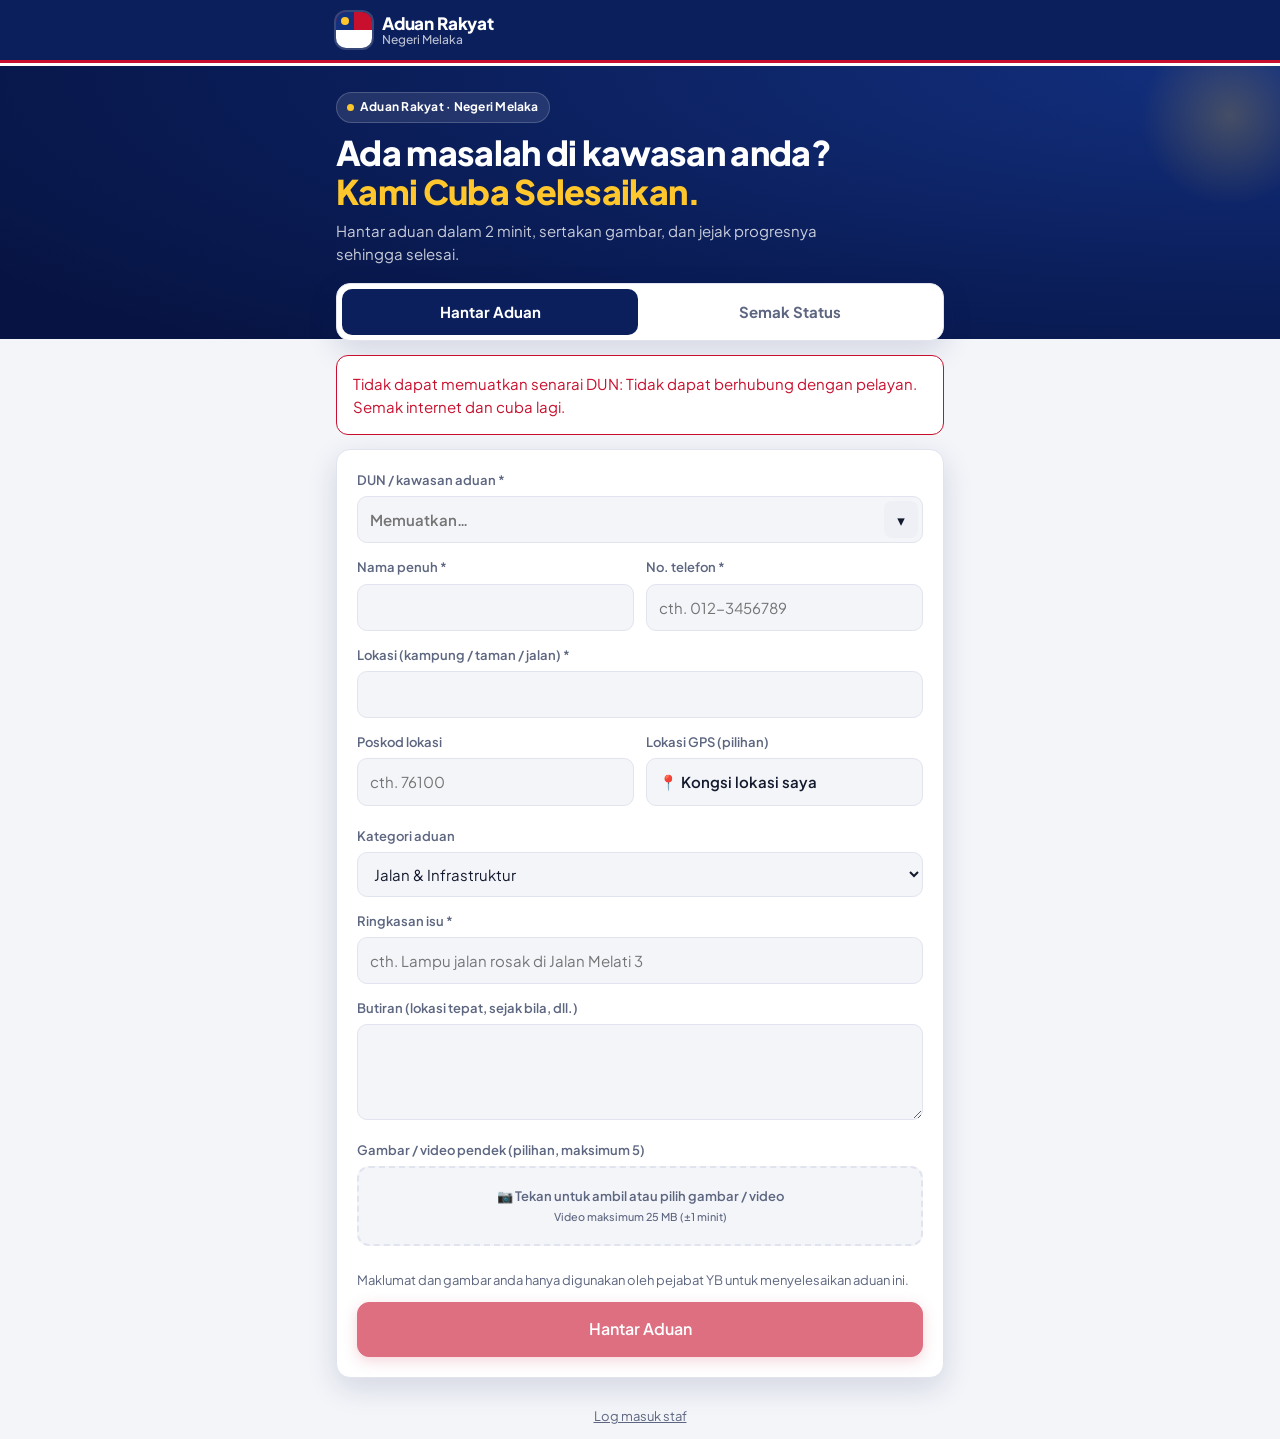
<file: index.html>
<!doctype html>
<html lang="ms">
<head>
<meta charset="utf-8">
<meta name="viewport" content="width=device-width, initial-scale=1">
<title>Aduan Rakyat</title>
<meta name="description" content="Hantar aduan kepada pejabat YB dan semak status penyelesaiannya.">
<link rel="preconnect" href="https://fonts.googleapis.com">
<link rel="preconnect" href="https://fonts.gstatic.com" crossorigin>
<link href="https://fonts.googleapis.com/css2?family=Plus+Jakarta+Sans:wght@400;500;600;700;800&display=swap" rel="stylesheet">
<meta name="theme-color" content="#0b1f5c">
<link rel="stylesheet" href="assets/style.css">
</head>
<body>
<div class="banner" id="demoBanner" hidden>Mod demo: aduan hanya disimpan dalam pelayar ini. Pejabat perlu siapkan sambungan Google Sheet (lihat PANDUAN-SETUP.md).</div>
<header>
  <div class="wrap narrow topbar">
    <div class="brand"><span class="logo" aria-hidden="true"></span>
      <div class="brand-text"><span id="brandTajuk" data-brand="tajuk">Aduan Rakyat</span><small id="brandSub" data-brand="subtajuk">Negeri Melaka</small></div></div>
  </div>
</header>

<section class="hero">
  <div class="wrap narrow">
    <span class="chip">Aduan Rakyat · Negeri Melaka</span>
    <h1>Ada masalah di kawasan anda?<br><span>Kami Cuba Selesaikan.</span></h1>
    <p>Hantar aduan dalam 2 minit, sertakan gambar, dan jejak progresnya sehingga selesai.</p>
  </div>
</section>

<main class="wrap narrow">
  <div class="tabs" role="tablist">
    <button class="on" data-tab="hantar" role="tab">Hantar Aduan</button>
    <button data-tab="semak" role="tab">Semak Status</button>
  </div>

  <!-- Hantar aduan -->
  <section id="tab-hantar">
    <div id="okBox" class="notice ok" hidden>
      <div>Terima kasih. Aduan anda telah diterima. No. rujukan:</div>
      <div class="refno" id="okNo"></div>
      <p id="okUpload" style="margin:8px 0 0" hidden></p>
      <p style="margin:8px 0 0">Simpan nombor ini. Guna tab <b>Semak Status</b> dengan no. rujukan dan 4 digit terakhir telefon anda untuk lihat progres.</p>
      <p style="margin:10px 0 0; display:flex; gap:8px; flex-wrap:wrap">
        <button class="btn small" id="btnCopy">Salin no. rujukan</button>
        <button class="btn small" id="btnAgain">Hantar aduan lain</button>
      </p>
    </div>

    <div id="ybErr" class="notice err" hidden></div>
    <form id="form" class="panel" novalidate>
      <div class="field">
        <label for="ybSearch">DUN / kawasan aduan *</label>
        <div class="combo" id="ybCombo">
          <input id="ybSearch" class="combo-input" type="text" autocomplete="off" placeholder="Memuatkan…" disabled
            role="combobox" aria-expanded="false" aria-controls="ybOpts" aria-autocomplete="list">
          <button type="button" class="combo-btn" id="ybToggle" tabindex="-1" aria-label="Papar senarai DUN">▾</button>
          <ul class="combo-list" id="ybOpts" role="listbox" hidden></ul>
        </div>
        <div class="picked" id="ybPicked"></div>
        <input type="hidden" id="yb">
      </div>
      <div class="grid2">
        <div class="field"><label for="nama">Nama penuh *</label><input id="nama" required maxlength="120" autocomplete="name"></div>
        <div class="field"><label for="telefon">No. telefon *</label><input id="telefon" type="tel" required maxlength="20" autocomplete="tel" placeholder="cth. 012-3456789"></div>
      </div>
      <div class="field"><label for="kawasan">Lokasi (kampung / taman / jalan) *</label><input id="kawasan" required maxlength="150"></div>
      <div class="grid2">
        <div class="field"><label for="poskod">Poskod lokasi</label><input id="poskod" inputmode="numeric" maxlength="5" pattern="\d{5}" placeholder="cth. 76100"></div>
        <div class="field"><label>Lokasi GPS (pilihan)</label>
          <button type="button" class="btn gps" id="btnGps">📍 Kongsi lokasi saya</button>
          <div class="picked" id="gpsMsg"></div></div>
      </div>
      <div class="field"><label for="kategori">Kategori aduan</label><select id="kategori"></select></div>
      <div class="field"><label for="tajuk">Ringkasan isu *</label><input id="tajuk" required maxlength="200" placeholder="cth. Lampu jalan rosak di Jalan Melati 3"></div>
      <div class="field"><label for="butiran">Butiran (lokasi tepat, sejak bila, dll.)</label><textarea id="butiran" maxlength="3000"></textarea></div>
      <div class="field">
        <label>Gambar / video pendek (pilihan, maksimum 5)</label>
        <label class="dropzone" id="dropzone">
          <input type="file" id="files" accept="image/*,video/*" multiple>
          <span>📷 Tekan untuk ambil atau pilih gambar / video<br><small>Video maksimum 25 MB (±1 minit)</small></span>
        </label>
        <div class="thumbs" id="thumbs"></div>
      </div>
      <div class="hp" aria-hidden="true"><label for="website">Jangan isi</label><input id="website" tabindex="-1" autocomplete="off"></div>
      <p class="check" style="margin-bottom:12px">Maklumat dan gambar anda hanya digunakan oleh pejabat YB untuk menyelesaikan aduan ini.</p>
      <div id="turnstile" class="turnstile"></div>
      <div id="formErr" class="notice err" hidden></div>
      <button class="btn primary block" id="btnSubmit" disabled>Hantar Aduan</button>
    </form>
  </section>

  <!-- Semak status -->
  <section id="tab-semak" hidden>
    <form id="semakForm" class="panel">
      <div class="grid2">
        <div class="field"><label for="sNo">No. rujukan</label><input id="sNo" required placeholder="cth. BM2026-0012" autocapitalize="characters"></div>
        <div class="field"><label for="sTel">4 digit terakhir telefon</label><input id="sTel" required inputmode="numeric" maxlength="4" pattern="\d{4}" placeholder="cth. 6789"></div>
      </div>
      <button class="btn primary block" id="btnSemak">Semak</button>
    </form>
    <div id="semakErr" class="notice err" hidden style="margin-top:14px"></div>
    <div id="semakHasil" class="panel" hidden style="margin-top:14px"></div>
  </section>

  <p class="foot"><a href="admin.html" id="adminLink">Log masuk staf</a></p>
</main>

<script src="config.js"></script>
<script src="assets/api.js"></script>
<script>
(() => {
  const { esc, st, STATUS, KATEGORI, fmtDate, fmtTime, fmtSize, call } = YB;
  const $ = s => document.querySelector(s);
  const cfg = window.YB_CONFIG || {};
  YB.applyBranding();
  $('#kategori').innerHTML = KATEGORI.map(k => `<option>${esc(k)}</option>`).join('');

  // ---------- tab ----------
  function showTab(t) {
    document.querySelectorAll('[data-tab]').forEach(b => b.classList.toggle('on', b.dataset.tab === t));
    $('#tab-hantar').hidden = t !== 'hantar';
    $('#tab-semak').hidden = t !== 'semak';
  }
  document.querySelectorAll('[data-tab]').forEach(b => b.onclick = () => showTab(b.dataset.tab));

  // ---------- pilihan DUN (pulldown + carian) ----------
  let ybList = [];
  let matches = [];
  let active = -1;
  const label = y => `${y.kawasan} · ${y.nama}`;
  const norm = s => String(s || '').toLowerCase().normalize('NFD').replace(/[̀-ͯ]/g, '').replace(/\s+/g, ' ').trim();
  const hl = (text, q) => {
    if (!q) return esc(text);
    const i = norm(text).indexOf(q);
    return i < 0 ? esc(text) : esc(text.slice(0, i)) + '<mark>' + esc(text.slice(i, i + q.length)) + '</mark>' + esc(text.slice(i + q.length));
  };
  function openList(filterText) {
    const q = norm(filterText);
    const words = q.split(' ').filter(Boolean);
    matches = ybList.filter(y => { const t = norm(`${y.kawasan} ${y.nama} ${y.kod}`); return words.every(w => t.includes(w)); });
    active = matches.length ? 0 : -1;
    $('#ybOpts').innerHTML = matches.length
      ? matches.map((y, i) => `<li role="option" data-i="${i}" class="${i === active ? 'active' : ''}">${hl(y.kawasan, q)}<small>${hl(y.nama, q)}</small></li>`).join('')
      : '<li class="none">Tiada DUN sepadan. Cuba ejaan lain.</li>';
    $('#ybOpts').hidden = false;
    $('#ybSearch').setAttribute('aria-expanded', 'true');
  }
  function closeList() { $('#ybOpts').hidden = true; $('#ybSearch').setAttribute('aria-expanded', 'false'); }
  function choose(y) {
    $('#yb').value = y ? y.kod : '';
    $('#ybSearch').value = y ? y.kawasan : '';
    $('#ybPicked').textContent = y ? `Aduan akan dihantar kepada ${y.nama}` : '';
    $('#brandTajuk').textContent = y ? y.nama : (cfg.TAJUK || 'Aduan Rakyat');
    $('#brandSub').textContent = y ? y.kawasan : (cfg.SUBTAJUK || 'Negeri Melaka');
    $('#adminLink').href = y ? 'admin.html?yb=' + encodeURIComponent(y.kod.toLowerCase()) : 'admin.html';
    closeList();
  }
  function setActive(i) {
    const items = [...$('#ybOpts').querySelectorAll('[data-i]')];
    if (!items.length) return;
    active = (i + items.length) % items.length;
    items.forEach((li, k) => li.classList.toggle('active', k === active));
    items[active].scrollIntoView({ block: 'nearest' });
  }
  $('#ybSearch').addEventListener('focus', () => { $('#ybSearch').select(); openList($('#yb').value ? '' : $('#ybSearch').value); });
  $('#ybSearch').addEventListener('input', () => { $('#yb').value = ''; $('#ybPicked').textContent = ''; openList($('#ybSearch').value); });
  $('#ybSearch').addEventListener('keydown', e => {
    if (e.key === 'ArrowDown') { e.preventDefault(); $('#ybOpts').hidden ? openList('') : setActive(active + 1); }
    else if (e.key === 'ArrowUp') { e.preventDefault(); setActive(active - 1); }
    else if (e.key === 'Enter') { if (!$('#ybOpts').hidden && matches[active]) { e.preventDefault(); choose(matches[active]); $('#nama').focus(); } }
    else if (e.key === 'Escape') closeList();
  });
  $('#ybOpts').addEventListener('mousedown', e => {
    const li = e.target.closest('[data-i]'); if (!li) return;
    e.preventDefault(); choose(matches[+li.dataset.i]); $('#nama').focus();
  });
  $('#ybToggle').addEventListener('mousedown', e => {
    e.preventDefault();
    if ($('#ybOpts').hidden) { $('#ybSearch').focus(); openList(''); } else closeList();
  });
  $('#ybSearch').addEventListener('blur', () => {
    closeList();
    // Jika taip tepat satu padanan, pilih terus; jika tidak, kosongkan teks yang tidak sah.
    if (!$('#yb').value) {
      const q = norm($('#ybSearch').value);
      const exact = ybList.filter(y => norm(y.kawasan) === q || norm(label(y)) === q);
      if (exact.length === 1) choose(exact[0]);
    } else {
      const y = ybList.find(x => x.kod === $('#yb').value);
      if (y) $('#ybSearch').value = y.kawasan;
    }
  });

  // ---------- lampiran ----------
  let files = [];
  function renderThumbs() {
    for (const f of files) f.url ||= URL.createObjectURL(f.file);
    $('#thumbs').innerHTML = files.map((f, i) => `<div class="thumb">
        ${f.file.type.startsWith('video/') ? `<video src="${f.url}" muted playsinline preload="metadata"></video>` : `<img src="${f.url}" alt="">`}
        <span class="tag">${f.file.type.startsWith('video/') ? '▶ ' : ''}${fmtSize(f.file.size)}</span>
        <button type="button" class="x" data-rm="${i}" aria-label="Buang">✕</button></div>`).join('');
    $('#dropzone').hidden = files.length >= 5;
  }
  $('#files').addEventListener('change', e => {
    const errs = [];
    for (const file of e.target.files) {
      if (files.length >= 5) { errs.push('Maksimum 5 fail sahaja.'); break; }
      const m = YB.checkFile(file);
      if (m) errs.push(m); else files.push({ file });
    }
    e.target.value = '';
    $('#formErr').hidden = !errs.length; $('#formErr').textContent = errs.join(' ');
    renderThumbs();
  });
  $('#thumbs').addEventListener('click', e => {
    const b = e.target.closest('[data-rm]'); if (!b) return;
    const [f] = files.splice(+b.dataset.rm, 1);
    if (f?.url) URL.revokeObjectURL(f.url);
    renderThumbs();
  });

  // ---------- lokasi GPS ----------
  let gps = null;
  $('#btnGps').addEventListener('click', () => {
    if (!navigator.geolocation) { $('#gpsMsg').textContent = ''; showErr('Peranti anda tidak menyokong lokasi GPS.'); return; }
    $('#btnGps').disabled = true; $('#btnGps').textContent = 'Mencari lokasi…';
    navigator.geolocation.getCurrentPosition(p => {
      gps = { lat: p.coords.latitude.toFixed(6), lng: p.coords.longitude.toFixed(6) };
      $('#gpsMsg').textContent = `Lokasi dikongsi (±${Math.round(p.coords.accuracy)} m)`;
      $('#btnGps').textContent = '📍 Kemas kini lokasi'; $('#btnGps').disabled = false;
    }, err => {
      gps = null; $('#gpsMsg').textContent = '';
      $('#btnGps').textContent = '📍 Kongsi lokasi saya'; $('#btnGps').disabled = false;
      showErr(err.code === 1 ? 'Akses lokasi ditolak. Anda boleh teruskan tanpa lokasi GPS.' : 'Lokasi tidak dapat dikesan. Anda boleh teruskan tanpa lokasi GPS.');
    }, { enableHighAccuracy: true, timeout: 15000, maximumAge: 60000 });
  });

  // ---------- anti-bot (Cloudflare Turnstile) ----------
  let tsWidget = null;
  if (cfg.TURNSTILE_SITEKEY && !YB.demo) {
    window.onTurnstileLoad = () => {
      tsWidget = turnstile.render('#turnstile', { sitekey: cfg.TURNSTILE_SITEKEY, language: 'ms', theme: 'auto', size: 'flexible' });
    };
    const sc = document.createElement('script');
    sc.src = 'https://challenges.cloudflare.com/turnstile/v0/api.js?onload=onTurnstileLoad&render=explicit';
    sc.async = true; sc.defer = true;
    document.head.appendChild(sc);
  }
  const tsToken = () => (tsWidget !== null && window.turnstile) ? turnstile.getResponse(tsWidget) || '' : '';
  const tsReset = () => { if (tsWidget !== null && window.turnstile) turnstile.reset(tsWidget); };

  // ---------- hantar ----------
  const btnText = t => { $('#btnSubmit').textContent = t; };
  $('#form').addEventListener('submit', async e => {
    e.preventDefault();
    const data = {};
    for (const k of ['nama', 'telefon', 'kawasan', 'poskod', 'kategori', 'tajuk', 'butiran', 'website']) data[k] = $('#' + k).value.trim();
    if (gps) { data.lat = gps.lat; data.lng = gps.lng; }
    const yb = $('#yb').value;
    if (!yb) { showErr('Sila pilih DUN / kawasan aduan daripada senarai.'); $('#ybSearch').focus(); return; }
    if (!data.nama || !data.kawasan || !data.tajuk) { showErr('Sila lengkapkan semua ruangan bertanda *.'); return; }
    if (data.telefon.replace(/\D/g, '').length < 9) { showErr('Sila masukkan no. telefon yang sah.'); return; }
    if (data.poskod && !/^\d{5}$/.test(data.poskod)) { showErr('Poskod mesti 5 digit.'); $('#poskod').focus(); return; }
    if (tsWidget !== null) {
      data.turnstile = tsToken();
      if (!data.turnstile) { showErr('Sila tunggu sebentar sehingga pengesahan keselamatan selesai, kemudian tekan Hantar semula.'); return; }
    }
    $('#btnSubmit').disabled = true; btnText('Menghantar…'); $('#formErr').hidden = true;
    try {
      const r = await call('submit', { yb, data });
      // muat naik lampiran satu demi satu
      let gagal = 0;
      for (let i = 0; i < files.length; i++) {
        btnText(`Memuat naik lampiran ${i + 1}/${files.length}…`);
        try { await YB.uploadFile(files[i].file, { token: r.uploadToken }); } catch { gagal++; }
      }
      $('#okNo').textContent = r.no;
      $('#okUpload').hidden = !files.length;
      $('#okUpload').textContent = gagal
        ? `⚠️ ${gagal} daripada ${files.length} lampiran gagal dihantar. Sila hantar gambar tersebut kepada pejabat YB melalui WhatsApp bersama no. rujukan ini.`
        : `${files.length} lampiran berjaya dihantar.`;
      $('#okBox').hidden = false; $('#form').hidden = true;
      $('#sNo').value = r.no; $('#sTel').value = data.telefon.replace(/\D/g, '').slice(-4);
      files.forEach(f => f.url && URL.revokeObjectURL(f.url)); files = []; renderThumbs();
      window.scrollTo(0, 0);
    } catch (err) { showErr(err.message); }
    tsReset(); // token Turnstile hanya boleh digunakan sekali
    $('#btnSubmit').disabled = false; btnText('Hantar Aduan');
  });
  function showErr(m) { $('#formErr').textContent = m; $('#formErr').hidden = false; }
  $('#btnAgain').onclick = () => {
    const y = $('#yb').value, s = $('#ybSearch').value;
    $('#form').reset(); $('#yb').value = y; $('#ybSearch').value = s;
    gps = null; $('#gpsMsg').textContent = ''; $('#btnGps').textContent = '📍 Kongsi lokasi saya';
    $('#form').hidden = false; $('#okBox').hidden = true;
  };
  $('#btnCopy').onclick = async () => {
    try { await navigator.clipboard.writeText($('#okNo').textContent); $('#btnCopy').textContent = 'Disalin ✓'; } catch {}
  };

  // ---------- semak status ----------
  $('#semakForm').addEventListener('submit', async e => {
    e.preventDefault();
    $('#btnSemak').disabled = true; $('#semakErr').hidden = true; $('#semakHasil').hidden = true;
    try {
      const { item: a, log, yb } = await call('status', { no: $('#sNo').value.trim(), phone4: $('#sTel').value.trim() });
      const s = st(a.status);
      const idx = STATUS.findIndex(x => x.id === a.status);
      const ditutup = a.status === 'spam';
      $('#semakHasil').innerHTML = `
        <div class="card" style="--c:${s.color}; cursor:default; box-shadow:none">
          <div class="row1"><span class="id">${esc(a.no)}</span><span class="title">${esc(a.tajuk)}</span></div>
          <div class="meta"><span>📍 ${esc(a.kawasan)}</span><span>🏷️ ${esc(a.kategori)}</span><span>📅 ${fmtDate(a.tarikh)}</span></div>
        </div>
        ${yb ? `<p style="margin:12px 0 0">Dikendalikan oleh <b>${esc(yb.nama)}</b> (${esc(yb.kawasan)})</p>` : ''}
        <h3>Status semasa</h3>
        ${ditutup ? '<p class="notice err" style="margin:0 0 12px">Aduan ini telah ditutup oleh pejabat YB. Sila hubungi pejabat YB untuk maklumat lanjut.</p>'
          : `<div class="steps">${STATUS.map((x, i) => `<span class="${i <= idx ? 'on' : ''}" style="--c:${x.color}">${x.label}</span>`).join('')}</div>`}
        ${a.agensi ? `<p>Dirujuk kepada: <b>${esc(a.agensi)}</b></p>` : ''}
        ${a.status === 'selesai' ? `<p>Selesai pada <b>${fmtDate(a.tarikhSelesai)}</b>. Terima kasih atas kesabaran anda.</p>` : ''}
        <h3>Perkembangan</h3>
        <ul class="timeline">${[...log].reverse().map(l => `<li><div class="when">${fmtTime(l.masa)}</div>${esc(l.mesej)}</li>`).join('')}</ul>`;
      $('#semakHasil').hidden = false;
    } catch (err) { $('#semakErr').textContent = err.message; $('#semakErr').hidden = false; }
    $('#btnSemak').disabled = false;
  });

  if (location.hash === '#semak') showTab('semak');

  // ---------- muat senarai DUN ----------
  (async () => {
    try {
      const { yb: list } = await call('senarai');
      if (!list.length) throw new Error('Tiada wakil rakyat didaftarkan lagi.');
      ybList = list.slice().sort((a, b) => a.kawasan.localeCompare(b.kawasan, 'ms'));
      $('#ybSearch').disabled = false;
      $('#ybSearch').placeholder = 'Pilih atau taip nama DUN / YB…';
      const pick = ybList.find(y => y.kod === YB.ybParam()) || (ybList.length === 1 ? ybList[0] : null);
      if (pick) choose(pick);
      $('#btnSubmit').disabled = false;
    } catch (err) {
      $('#ybErr').textContent = 'Tidak dapat memuatkan senarai DUN: ' + err.message;
      $('#ybErr').hidden = false;
    }
  })();
})();
</script>
</body>
</html>
</file>
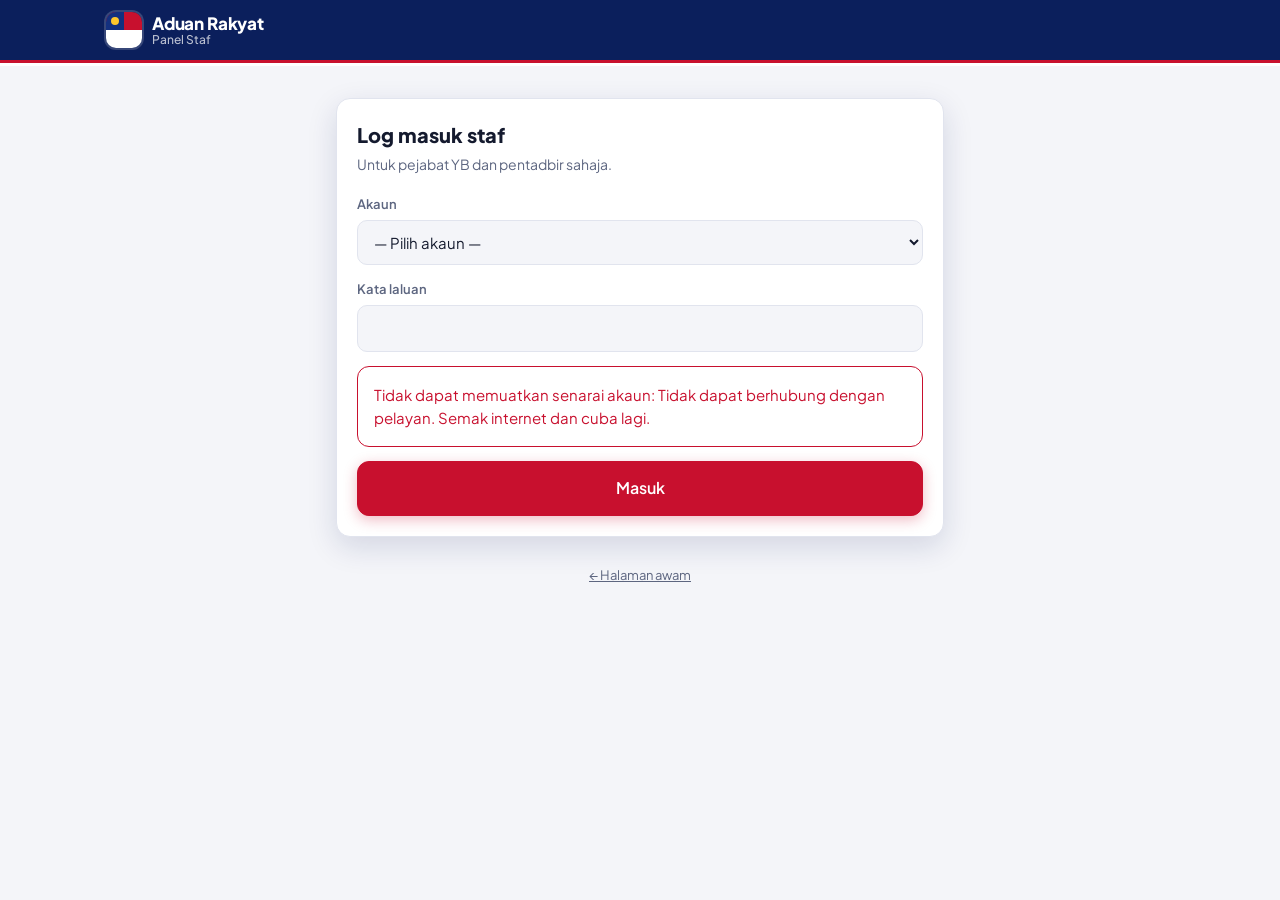
<file: admin.html>
<!doctype html>
<html lang="ms">
<head>
<meta charset="utf-8">
<meta name="viewport" content="width=device-width, initial-scale=1">
<title>Panel Staf · Aduan Rakyat</title>
<meta name="robots" content="noindex">
<link rel="preconnect" href="https://fonts.googleapis.com">
<link rel="preconnect" href="https://fonts.gstatic.com" crossorigin>
<link href="https://fonts.googleapis.com/css2?family=Plus+Jakarta+Sans:wght@400;500;600;700;800&display=swap" rel="stylesheet">
<meta name="theme-color" content="#0b1f5c">
<link rel="stylesheet" href="assets/style.css">
</head>
<body>
<div class="banner" id="demoBanner" hidden>Mod demo: data dalam pelayar ini sahaja. Akaun demo: <b>Bukit Merah / demo</b>, <b>Sungai Durian / demo2</b>, <b>Pentadbir / admin</b></div>
<header>
  <div class="wrap topbar">
    <div class="brand"><span class="logo" aria-hidden="true"></span>
      <div class="brand-text"><span data-brand="tajuk">Aduan Rakyat</span><small id="whoami">Panel Staf</small></div></div>
    <span id="adminBtns" hidden style="display:contents">
      <button class="btn" id="btnRefresh" title="Muat semula data">↻</button>
      <button class="btn" id="btnLink" title="Salin link aduan awam untuk kawasan anda">Link awam</button>
      <button class="btn" id="btnExport">Eksport CSV</button>
      <button class="btn" id="btnLogout">Log keluar</button>
      <button class="btn primary" id="btnNew">+ Aduan</button>
    </span>
  </div>
</header>

<!-- Log masuk -->
<main class="wrap narrow login-wrap" id="loginView">
  <form class="panel" id="loginForm">
    <h2>Log masuk staf</h2>
    <p class="sub">Untuk pejabat YB dan pentadbir sahaja.</p>
    <div class="field"><label for="lYb">Akaun</label><select id="lYb" required><option value="">Memuatkan…</option></select></div>
    <div class="field"><label for="pw">Kata laluan</label><input id="pw" type="password" required autocomplete="current-password"></div>
    <div id="loginErr" class="notice err" hidden></div>
    <button class="btn primary block" id="btnLogin">Masuk</button>
  </form>
  <p class="foot"><a href="index.html">← Halaman awam</a></p>
</main>

<!-- Papan pemuka -->
<main class="wrap" id="appView" hidden>
  <div id="loadErr" class="notice err" hidden></div>
  <section class="stats" id="stats"></section>
  <section class="filters">
    <input id="q" type="search" placeholder="Cari nama, kawasan, isu, no. aduan…">
    <select id="fYb" hidden><option value="">Semua YB</option></select>
    <select id="fKategori"><option value="">Semua kategori</option></select>
    <select id="fKeutamaan"><option value="">Semua keutamaan</option><option>Tinggi</option><option>Sederhana</option><option>Rendah</option></select>
    <select id="fSaluran"><option value="">Semua saluran</option></select>
    <select id="fBendera"><option value="">Semua aduan</option><option value="1">⚠️ Ditanda luar kawasan</option></select>
    <select id="fSort">
      <option value="baru">Terkini dahulu</option>
      <option value="lama">Paling lama dahulu</option>
      <option value="utama">Keutamaan tertinggi</option>
    </select>
  </section>
  <section class="list" id="list"><div class="empty">Memuatkan…</div></section>
</main>

<!-- Borang aduan (staf) -->
<dialog id="dlgForm">
  <form method="dialog" id="form">
    <div class="dlg-head"><h2 id="formTitle">Aduan Baru</h2><button class="btn small" value="cancel" formnovalidate>✕</button></div>
    <div class="dlg-body">
      <div class="field" id="ybFormField" hidden><label for="fyb">Wakil rakyat / kawasan *</label><select id="fyb"></select></div>
      <div class="grid2">
        <div class="field"><label for="nama">Nama pengadu *</label><input id="nama" required></div>
        <div class="field"><label for="telefon">No. telefon *</label><input id="telefon" type="tel" required></div>
        <div class="field"><label for="kawasan">Kawasan / kampung / taman *</label><input id="kawasan" required></div>
        <div class="field"><label for="tarikh">Tarikh terima</label><input id="tarikh" type="date"></div>
        <div class="field"><label for="kategori">Kategori</label><select id="kategori"></select></div>
        <div class="field"><label for="keutamaan">Keutamaan</label>
          <select id="keutamaan"><option>Tinggi</option><option selected>Sederhana</option><option>Rendah</option></select></div>
        <div class="field"><label for="saluran">Saluran aduan</label>
          <select id="saluran"><option>Walk-in / Pejabat</option><option>WhatsApp</option><option>Telefon</option><option>Media sosial</option>
            <option>Program turun padang</option><option>Surat / e-mel</option><option>Borang dalam talian</option></select></div>
        <div class="field"><label for="agensi">Agensi dirujuk</label><input id="agensi" list="agensiList" placeholder="cth. PBT, JKR, TNB, JKM"></div>
      </div>
      <div class="field"><label for="tajuk">Ringkasan isu *</label><input id="tajuk" required maxlength="200"></div>
      <div class="field"><label for="butiran">Butiran</label><textarea id="butiran" maxlength="3000"></textarea></div>
      <div class="field"><label for="pegawai">Pegawai bertanggungjawab</label><input id="pegawai" placeholder="Nama staf / PA"></div>
      <div id="formErr" class="notice err" hidden></div>
    </div>
    <div class="dlg-foot">
      <button class="btn" value="cancel" formnovalidate>Batal</button>
      <button class="btn primary" id="btnSave" type="button">Simpan</button>
    </div>
  </form>
</dialog>
<datalist id="agensiList">
  <option>Pihak Berkuasa Tempatan (PBT)</option><option>JKR</option><option>TNB</option><option>SAMB</option>
  <option>JKM</option><option>Polis (PDRM)</option><option>Pejabat Daerah & Tanah</option><option>JPS</option>
  <option>Jabatan Pendidikan</option><option>Jabatan Kesihatan</option><option>Pejabat ADUN</option>
</datalist>

<!-- Paparan butiran -->
<dialog id="dlgView">
  <div class="dlg-head"><h2 id="vTitle"></h2><button class="btn small" id="vClose">✕</button></div>
  <div class="dlg-body">
    <label>Status (tekan untuk tukar)</label>
    <div class="steps" id="vSteps"></div>
    <p class="notice err" id="vSpamNote" hidden style="margin-top:-6px">🚫 Aduan ini ditanda <b>spam / tidak sah</b> dan tidak dikira dalam statistik. Tekan mana-mana status di atas untuk buka semula.</p>
    <dl class="info" id="vInfo"></dl>
    <h3>Gambar / video <span id="vLampCount" style="color:var(--muted);font-weight:400"></span></h3>
    <div class="thumbs" id="vLamp" style="margin:0 0 8px"></div>
    <label class="btn small" style="display:inline-block">
      <input type="file" id="vFiles" accept="image/*,video/*" multiple hidden> + Tambah gambar / video
    </label>
    <span id="vUpMsg" class="check" style="display:inline"></span>
    <h3>Log progres</h3>
    <ul class="timeline" id="vLog"></ul>
    <form id="logForm">
      <div class="addlog">
        <input id="logText" placeholder="cth. Sudah hubungi PBT, kontraktor dijadual Isnin">
        <button class="btn primary" id="btnLog">Tambah</button>
      </div>
      <label class="check"><input type="checkbox" id="logAwam" checked> Papar kepada pengadu (nyahtanda untuk nota dalaman)</label>
    </form>
    <div id="vErr" class="notice err" hidden style="margin-top:12px"></div>
  </div>
  <div class="dlg-foot">
    <button class="btn danger" id="vSpam" title="Tandakan aduan ini sebagai spam / tidak sah">🚫 Tanda spam</button>
    <button class="btn danger" id="vSekat" title="Tanda spam dan sekat nombor telefon ini daripada menghantar aduan lagi">⛔ Spam &amp; sekat nombor</button>
    <button class="btn danger" id="vPadam" title="Padam aduan ini sepenuhnya daripada senarai">🗑️ Padam</button>
    <button class="btn" id="vEdit">Edit maklumat</button>
  </div>
</dialog>

<script src="config.js"></script>
<script src="assets/api.js"></script>
<script>
(() => {
  const { esc, st, STATUS, KATEGORI, fmtDate, fmtTime, daysSince, waLink, today } = YB;
  const $ = s => document.querySelector(s);
  const PRIO = { Tinggi: 0, Sederhana: 1, Rendah: 2 };
  const SKEY = 'ybkasisetel.sesi';
  let sesi = null; // { yb, pw }
  try { sesi = JSON.parse(sessionStorage.getItem(SKEY)); } catch {}
  let me = null;   // { pentadbir, yb }
  let ybList = [];
  const ybName = kod => { const y = ybList.find(x => x.kod === kod); return y ? `${y.kawasan} · ${y.nama}` : (kod || 'Tiada YB'); };
  let data = [];
  let statusFilter = '';
  let editingNo = null;
  let viewingNo = null;

  YB.applyBranding();
  const call = (action, payload = {}) => YB.call(action, { ...payload, yb: sesi?.yb, password: sesi?.pw });
  const clearSesi = () => { try { sessionStorage.removeItem(SKEY); } catch {} };

  // ---- log masuk ----
  $('#loginForm').addEventListener('submit', async e => {
    e.preventDefault();
    sesi = { yb: $('#lYb').value, pw: $('#pw').value };
    $('#btnLogin').disabled = true; $('#loginErr').hidden = true;
    try {
      me = await call('login');
      try { sessionStorage.setItem(SKEY, JSON.stringify(sesi)); } catch {}
      enterApp();
    } catch (err) { $('#loginErr').textContent = err.message; $('#loginErr').hidden = false; }
    $('#btnLogin').disabled = false;
  });
  $('#btnLogout').onclick = () => { clearSesi(); location.reload(); };

  async function enterApp() {
    try { if (!me) me = await call('login'); }
    catch { clearSesi(); location.reload(); return; }
    $('#loginView').hidden = true; $('#appView').hidden = false; $('#adminBtns').hidden = false;
    $('#whoami').textContent = me.pentadbir ? 'Pentadbir · Semua YB' : `${me.yb.nama} · ${me.yb.kawasan}`;
    $('#btnLink').hidden = me.pentadbir;
    $('#fYb').hidden = !me.pentadbir;
    $('#ybFormField').hidden = !me.pentadbir;
    $('#fyb').required = me.pentadbir;
    refresh();
  }
  $('#btnLink').onclick = async () => {
    const url = new URL(me.yb.kod.toLowerCase(), location.href).href;
    try { await navigator.clipboard.writeText(url); $('#btnLink').textContent = 'Disalin ✓'; }
    catch { prompt('Salin link ini:', url); }
    setTimeout(() => $('#btnLink').textContent = 'Link awam', 2000);
  };

  async function refresh() {
    $('#btnRefresh').disabled = true;
    try {
      const r = await call('list');
      data = r.items;
      $('#loadErr').hidden = true;
      const salurans = [...new Set(data.map(a => a.saluran).filter(Boolean))].sort();
      const cur = $('#fSaluran').value;
      $('#fSaluran').innerHTML = '<option value="">Semua saluran</option>' + salurans.map(s => `<option>${esc(s)}</option>`).join('');
      $('#fSaluran').value = salurans.includes(cur) ? cur : '';
      render();
      if (viewingNo) openView(viewingNo);
    } catch (err) {
      if (/kata laluan/i.test(err.message)) { clearSesi(); location.reload(); return; }
      $('#loadErr').textContent = err.message; $('#loadErr').hidden = false;
    }
    $('#btnRefresh').disabled = false;
  }

  // ---- render ----
  function render() {
    const fy0 = me?.pentadbir ? $('#fYb').value : '';
    const all = fy0 ? data.filter(a => a.yb === fy0) : data;
    const scope = all.filter(a => a.status !== 'spam'); // spam tidak dikira dalam statistik
    const counts = Object.fromEntries(STATUS.map(s => [s.id, scope.filter(a => a.status === s.id).length]));
    const nSpam = all.length - scope.length;
    const total = scope.length;
    const pct = total ? Math.round(counts.selesai / total * 100) : 0;
    const done = scope.filter(a => a.status === 'selesai' && a.tarikhSelesai);
    const avg = done.length ? Math.round(done.reduce((t, a) => t + Math.max(0, new Date(a.tarikhSelesai) - new Date(a.tarikh)) / 86400000, 0) / done.length) : null;
    $('#stats').innerHTML =
      `<button class="stat ${statusFilter === '' ? 'active' : ''}" data-s="">
         <div class="n">${total}</div><div class="l">Jumlah aduan</div>
         <div class="progress" title="${pct}% selesai"><div style="width:${pct}%"></div></div>
         <div class="l" style="margin-top:4px">${pct}% selesai${avg !== null ? ` · purata ${avg} hari` : ''}</div>
       </button>` +
      STATUS.map(s => `<button class="stat ${statusFilter === s.id ? 'active' : ''}" data-s="${s.id}">
         <div class="n">${counts[s.id]}</div><div class="l"><span class="dot" style="background:${s.color}"></span>${s.label}</div>
       </button>`).join('') +
      (nSpam || statusFilter === 'spam' ? `<button class="stat ${statusFilter === 'spam' ? 'active' : ''}" data-s="spam">
         <div class="n">${nSpam}</div><div class="l">🚫 Spam / Tidak sah</div></button>` : '');

    const q = $('#q').value.trim().toLowerCase();
    const fk = $('#fKategori').value, fp = $('#fKeutamaan').value, fs = $('#fSaluran').value, sort = $('#fSort').value;
    const fy = me?.pentadbir ? $('#fYb').value : '';
    const fb = $('#fBendera').value;
    const rows = data.filter(a => (!fy || a.yb === fy) && (!fb || a.bendera) &&
      (statusFilter ? a.status === statusFilter : a.status !== 'spam') && (!fk || a.kategori === fk) && (!fp || a.keutamaan === fp) && (!fs || a.saluran === fs) &&
      (!q || [a.no, a.nama, a.kawasan, a.tajuk, a.butiran, a.agensi, a.pegawai, a.telefon].join(' ').toLowerCase().includes(q)));
    rows.sort((a, b) =>
      sort === 'lama' ? String(a.tarikh).localeCompare(b.tarikh) :
      sort === 'utama' ? ((PRIO[a.keutamaan] ?? 1) - (PRIO[b.keutamaan] ?? 1)) || String(a.tarikh).localeCompare(b.tarikh) :
      String(b.tarikh).localeCompare(a.tarikh) || b.no.localeCompare(a.no));

    $('#list').innerHTML = rows.length ? rows.map(a => {
      const s = st(a.status);
      const umur = a.status === 'selesai' ? `Selesai ${fmtDate(a.tarikhSelesai)}` : `${daysSince(a.tarikh)} hari terbuka`;
      const prio = PRIO[a.keutamaan] !== undefined ? a.keutamaan.toLowerCase() : 'sederhana';
      return `<article class="card" style="--c:${s.color}" data-no="${esc(a.no)}">
        <div class="row1">
          <span class="id">${esc(a.no)}</span>
          <span class="title">${esc(a.tajuk)}</span>
          <span class="badge" style="color:${s.color}">${s.label}</span>
          <span class="badge" style="color:var(--${prio})">${esc(a.keutamaan)}</span>
          ${a.bendera ? `<span class="badge" style="color:var(--tindakan)" title="${esc(a.bendera)}">⚠️ Semak kawasan</span>` : ''}
        </div>
        <div class="meta">
          <span>👤 ${esc(a.nama)}</span><span>📍 ${esc(a.kawasan)}</span><span>🏷️ ${esc(a.kategori)}</span>
          ${a.agensi ? `<span>🏛️ ${esc(a.agensi)}</span>` : ''}<span>⏱️ ${umur}</span>
          ${a.lampiran?.length ? `<span>📎 ${a.lampiran.length}</span>` : ''}
          ${me?.pentadbir ? `<span>🎖️ ${esc(ybName(a.yb))}</span>` : ''}
        </div>
      </article>`;
    }).join('') : `<div class="empty">${total ? 'Tiada aduan sepadan dengan carian.' : 'Belum ada aduan. Kongsi link halaman awam kepada rakyat, atau tekan <b>+ Aduan</b> untuk rekod aduan walk-in.'}</div>`;
  }

  // ---- borang ----
  const FIELDS = ['nama', 'telefon', 'kawasan', 'tarikh', 'kategori', 'keutamaan', 'saluran', 'agensi', 'tajuk', 'butiran', 'pegawai'];
  function openForm(a) {
    editingNo = a ? a.no : null;
    $('#formTitle').textContent = a ? `Edit ${a.no}` : 'Aduan Baru';
    for (const k of FIELDS) $('#' + k).value = a?.[k] || '';
    $('#tarikh').value = a?.tarikh ? String(a.tarikh).slice(0, 10) : today();
    $('#kategori').value = a?.kategori || KATEGORI[0];
    $('#keutamaan').value = a?.keutamaan || 'Sederhana';
    $('#saluran').value = a?.saluran || 'Walk-in / Pejabat';
    $('#fyb').value = a?.yb || $('#fYb').value || '';
    $('#formErr').hidden = true;
    $('#dlgForm').showModal();
  }
  $('#btnSave').onclick = async () => {
    if (!$('#form').reportValidity()) return;
    const d = {};
    for (const k of FIELDS) d[k] = $('#' + k).value.trim();
    if (me.pentadbir) d.yb = $('#fyb').value;
    const orig = editingNo && data.find(x => x.no === editingNo);
    if (orig && String(orig.tarikh).slice(0, 10) === d.tarikh) d.tarikh = orig.tarikh; // kekalkan masa asal
    $('#btnSave').disabled = true;
    try {
      if (editingNo) await call('update', { no: editingNo, data: d });
      else { const r = await call('create', { data: d }); viewingNo = null; alert(`Aduan ${r.no} direkodkan.`); }
      $('#dlgForm').close();
      await refresh();
    } catch (err) { $('#formErr').textContent = err.message; $('#formErr').hidden = false; }
    $('#btnSave').disabled = false;
  };

  // ---- paparan ----
  function openView(no) {
    const a = data.find(x => x.no === no); if (!a) return;
    viewingNo = no;
    $('#vTitle').textContent = `${a.no} · ${a.tajuk}`;
    $('#vSteps').innerHTML = STATUS.map(s =>
      `<button class="${a.status === s.id ? 'on' : ''}" style="--c:${s.color}" data-st="${s.id}">${s.label}</button>`).join('');
    $('#vSpamNote').hidden = a.status !== 'spam';
    $('#vSpam').hidden = a.status === 'spam';
    const tel = a.telefon ? `<a href="tel:${esc(a.telefon)}">${esc(a.telefon)}</a> · <a href="${esc(waLink(a.telefon))}" target="_blank" rel="noopener">WhatsApp</a>` : '-';
    const rows = [
      ['Pengadu', esc(a.nama)], ['Telefon', tel], ['Kawasan', esc(a.kawasan)], ['Kategori', esc(a.kategori)],
      ['Keutamaan', esc(a.keutamaan)], ['Saluran', esc(a.saluran)], ['Tarikh terima', fmtDate(a.tarikh)],
      ['Agensi dirujuk', esc(a.agensi || '-')], ['Pegawai', esc(a.pegawai || '-')],
      ...(me?.pentadbir ? [['Wakil rakyat', esc(ybName(a.yb))]] : []),
      ...(a.poskod ? [['Poskod', esc(a.poskod)]] : []),
      ...(a.lat && a.lng && isFinite(+a.lat) && isFinite(+a.lng)
        ? [['Lokasi GPS', `<a href="https://www.google.com/maps?q=${+a.lat},${+a.lng}" target="_blank" rel="noopener">Buka di Google Maps ↗</a>`]] : []),
      ...(a.bendera ? [['⚠️ Amaran', `<span class="flag">${esc(a.bendera)}</span>`]] : []),
      a.status === 'selesai' ? ['Tarikh selesai', fmtDate(a.tarikhSelesai)] : ['Tempoh terbuka', daysSince(a.tarikh) + ' hari'],
      ['Butiran', a.butiran ? esc(a.butiran).replace(/\n/g, '<br>') : '-'],
    ];
    $('#vInfo').innerHTML = rows.map(([k, v]) => `<dt>${k}</dt><dd>${v}</dd>`).join('');
    const lamp = a.lampiran || [];
    $('#vLampCount').textContent = lamp.length ? `(${lamp.length})` : '';
    $('#vLamp').innerHTML = lamp.length ? lamp.map(l => {
      const href = YB.safeHref(l.url), th = YB.safeHref(YB.thumbUrl(l));
      const isVid = String(l.jenis).startsWith('video/');
      const inner = th && !isVid ? `<img src="${esc(th)}" alt="${esc(l.nama)}" loading="lazy">`
        : th && isVid && th.startsWith('data:') ? `<video src="${esc(th)}" muted></video>`
        : `<span>${isVid ? '▶ Video' : '🖼️ Gambar'}</span>`;
      const tag = `<span class="tag">${l.oleh === 'staf' ? 'Staf · ' : ''}${isVid ? '▶ ' : ''}${esc(l.nama)}</span>`;
      return href ? `<a class="thumb" href="${esc(href)}" target="_blank" rel="noopener" title="${esc(l.nama)}">${inner}${tag}</a>`
        : `<div class="thumb" title="Demo: fail besar tidak disimpan">${inner}${tag}</div>`;
    }).join('') : '<p class="check" style="grid-column:1/-1;margin:0">Tiada lampiran.</p>';
    $('#vLog').innerHTML = [...(a.log || [])].reverse().map(l =>
      `<li class="${l.awam ? '' : 'dalaman'}"><div class="when">${fmtTime(l.masa)}${l.awam ? '' : ' · nota dalaman'}</div>${esc(l.mesej)}</li>`).join('');
    $('#vErr').hidden = true;
    if (!$('#dlgView').open) $('#dlgView').showModal();
  }
  async function act(fn) {
    const btns = document.querySelectorAll('#dlgView button');
    btns.forEach(b => b.disabled = true); $('#vErr').hidden = true;
    try { await fn(); await refresh(); }
    catch (err) { $('#vErr').textContent = err.message; $('#vErr').hidden = false; }
    document.querySelectorAll('#dlgView button').forEach(b => b.disabled = false);
  }
  $('#vSteps').addEventListener('click', e => {
    const b = e.target.closest('[data-st]'); if (!b) return;
    const a = data.find(x => x.no === viewingNo);
    if (!a || a.status === b.dataset.st) return;
    act(() => call('update', { no: a.no, data: { status: b.dataset.st } }));
  });
  $('#logForm').addEventListener('submit', e => {
    e.preventDefault();
    const mesej = $('#logText').value.trim(); if (!mesej) return;
    act(async () => { await call('log', { no: viewingNo, mesej, awam: $('#logAwam').checked }); $('#logText').value = ''; });
  });
  $('#vClose').onclick = () => { $('#dlgView').close(); };
  $('#dlgView').addEventListener('close', () => { viewingNo = null; });
  $('#vEdit').onclick = () => openForm(data.find(x => x.no === viewingNo));
  $('#vPadam').onclick = () => {
    const a = data.find(x => x.no === viewingNo); if (!a) return;
    const sebab = prompt(`Padam aduan ${a.no} "${a.tajuk}"?\n\nAduan, log dan gambar akan dibuang daripada senarai. Tindakan ini tidak boleh dibatalkan dari panel staf.\n\nSebab (pilihan):`, 'Aduan tidak masuk akal / spam');
    if (sebab === null) return;
    act(async () => {
      await call('padam', { no: a.no, sebab });
      viewingNo = null;
      $('#dlgView').close();
    });
  };
  $('#vSpam').onclick = () => {
    const a = data.find(x => x.no === viewingNo); if (!a || a.status === 'spam') return;
    act(() => call('update', { no: a.no, data: { status: 'spam' } }));
  };
  $('#vSekat').onclick = () => {
    const a = data.find(x => x.no === viewingNo); if (!a) return;
    const sebab = prompt(`Sekat nombor ${a.telefon}? Nombor ini tidak lagi boleh menghantar aduan kepada mana-mana YB.\n\nSebab (pilihan):`, 'Aduan palsu');
    if (sebab === null) return;
    act(() => call('sekat', { no: a.no, sebab }));
  };
  $('#vFiles').addEventListener('change', e => {
    const list = [...e.target.files]; e.target.value = '';
    const bad = list.map(YB.checkFile).filter(Boolean);
    if (bad.length) { $('#vErr').textContent = bad.join(' '); $('#vErr').hidden = false; return; }
    const no = viewingNo;
    act(async () => {
      for (let i = 0; i < list.length; i++) {
        $('#vUpMsg').textContent = `Memuat naik ${i + 1}/${list.length}…`;
        await YB.uploadFile(list[i], { no, yb: sesi?.yb, password: sesi?.pw });
      }
    }).finally(() => { $('#vUpMsg').textContent = ''; });
  });

  // ---- senarai & tapisan ----
  $('#list').addEventListener('click', e => { const c = e.target.closest('.card'); if (c) openView(c.dataset.no); });
  $('#stats').addEventListener('click', e => { const b = e.target.closest('.stat'); if (b) { statusFilter = b.dataset.s; render(); } });
  for (const id of ['#q', '#fYb', '#fKategori', '#fKeutamaan', '#fSaluran', '#fBendera', '#fSort']) $(id).addEventListener('input', render);
  $('#btnNew').onclick = () => openForm(null);
  $('#btnRefresh').onclick = refresh;
  const kOpts = KATEGORI.map(k => `<option>${esc(k)}</option>`).join('');
  $('#kategori').innerHTML = kOpts;
  $('#fKategori').insertAdjacentHTML('beforeend', kOpts);

  // ---- eksport ----
  $('#btnExport').onclick = () => {
    const cols = ['no', 'yb', 'tarikh', 'nama', 'telefon', 'kawasan', 'kategori', 'keutamaan', 'saluran', 'tajuk', 'butiran', 'agensi', 'pegawai', 'status', 'tarikhSelesai', 'poskod', 'lat', 'lng', 'bendera', 'lampiran'];
    const cell = v => `"${String(v ?? '').replace(/"/g, '""')}"`;
    const csv = [cols.join(','), ...data.map(a => cols.map(c => cell(c === 'status' ? st(a.status).label : c === 'lampiran' ? (a.lampiran || []).map(l => l.url).filter(u => u.startsWith('https')).join(' ') : a[c])).join(','))].join('\r\n');
    const link = Object.assign(document.createElement('a'), {
      href: URL.createObjectURL(new Blob(['﻿' + csv], { type: 'text/csv' })), download: `aduan-rakyat-${today()}.csv` });
    link.click(); setTimeout(() => URL.revokeObjectURL(link.href), 1000);
  };

  // auto-refresh setiap 2 minit supaya aduan baru muncul
  setInterval(() => { if (!$('#appView').hidden && !$('#dlgForm').open && document.visibilityState === 'visible') refresh(); }, 120000);

  // senarai akaun untuk log masuk
  (async () => {
    try {
      ybList = (await YB.call('senarai')).yb;
    } catch (err) {
      $('#loginErr').textContent = 'Tidak dapat memuatkan senarai akaun: ' + err.message; $('#loginErr').hidden = false;
    }
    const opts = ybList.map(y => `<option value="${esc(y.kod)}">${esc(y.kawasan)} · ${esc(y.nama)}</option>`).join('');
    $('#lYb').innerHTML = '<option value="">— Pilih akaun —</option>' + opts + '<option value="*">Pentadbir (semua YB)</option>';
    const want = YB.ybParam();
    if (ybList.some(y => y.kod === want)) $('#lYb').value = want;
    $('#fYb').insertAdjacentHTML('beforeend', opts);
    $('#fyb').innerHTML = '<option value="">— Pilih —</option>' + opts;
    if (sesi?.yb && sesi?.pw) enterApp();
  })();
})();
</script>
</body>
</html>
</file>
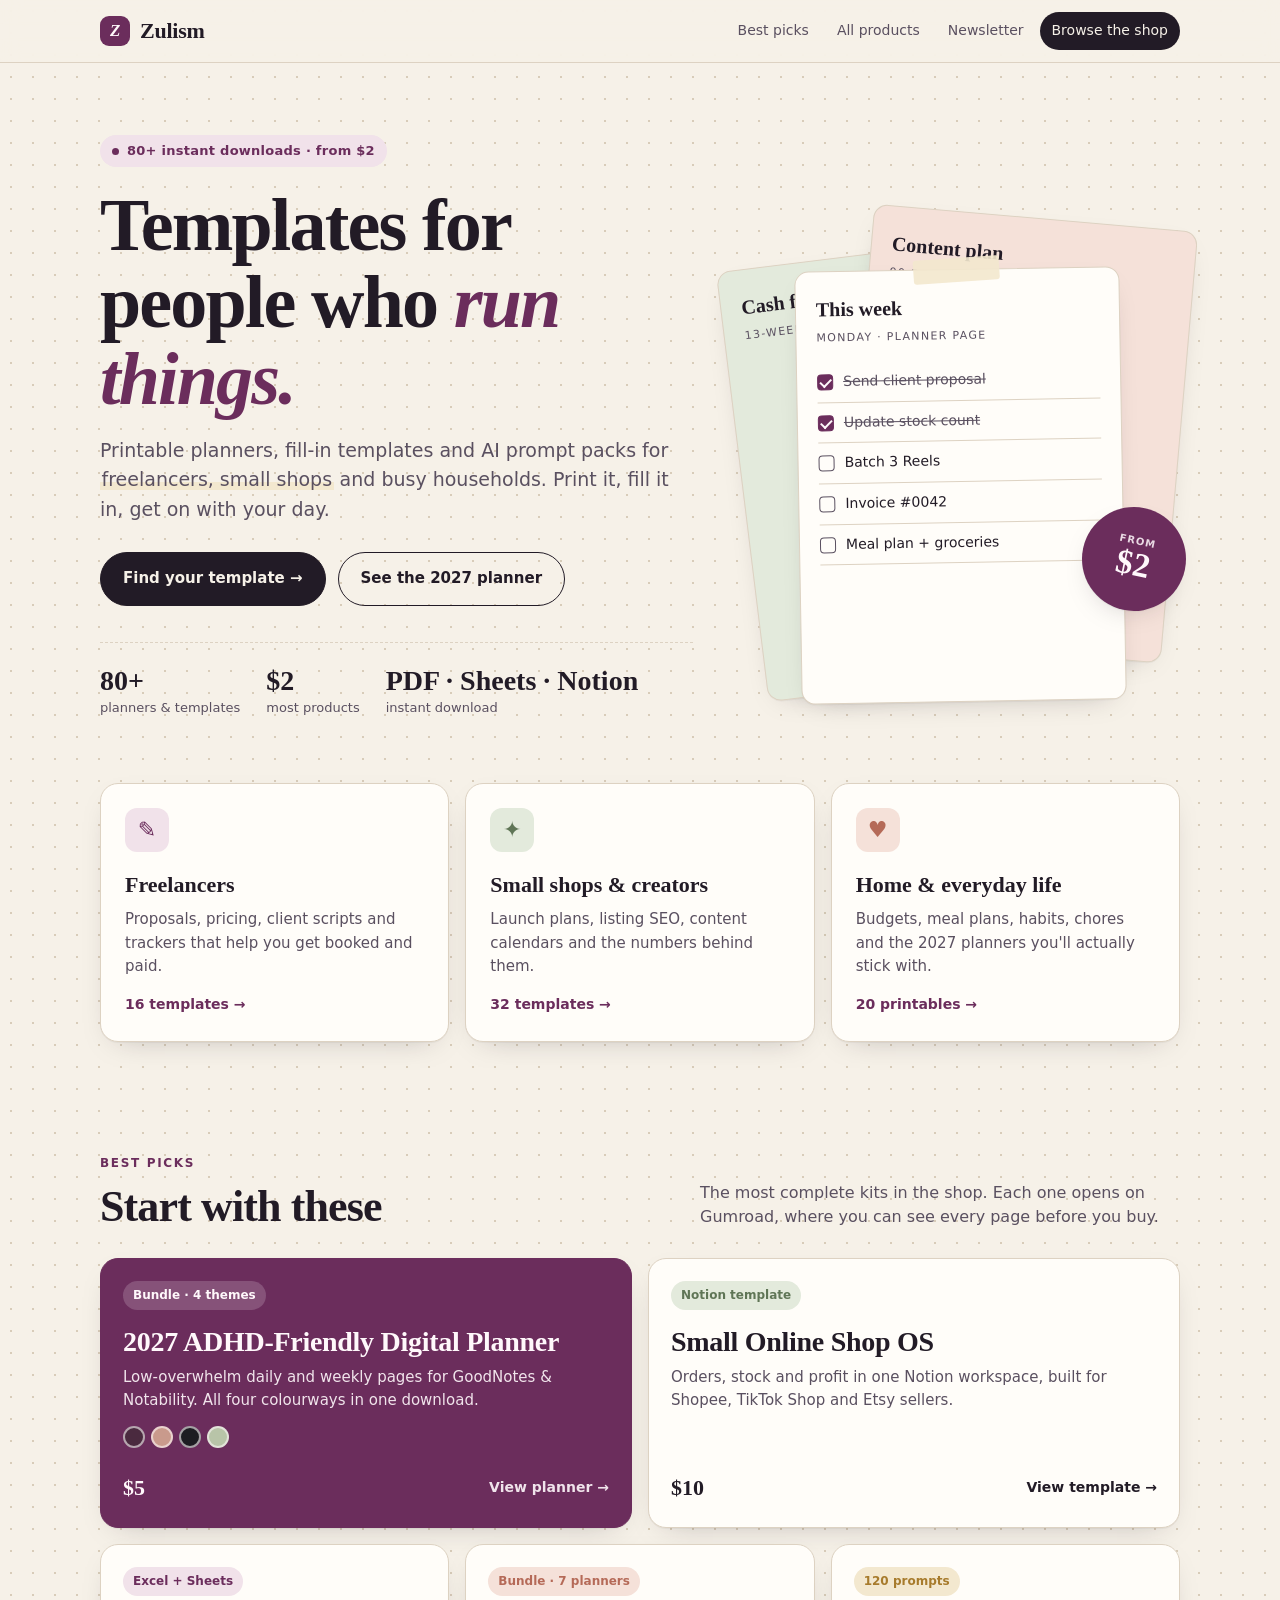
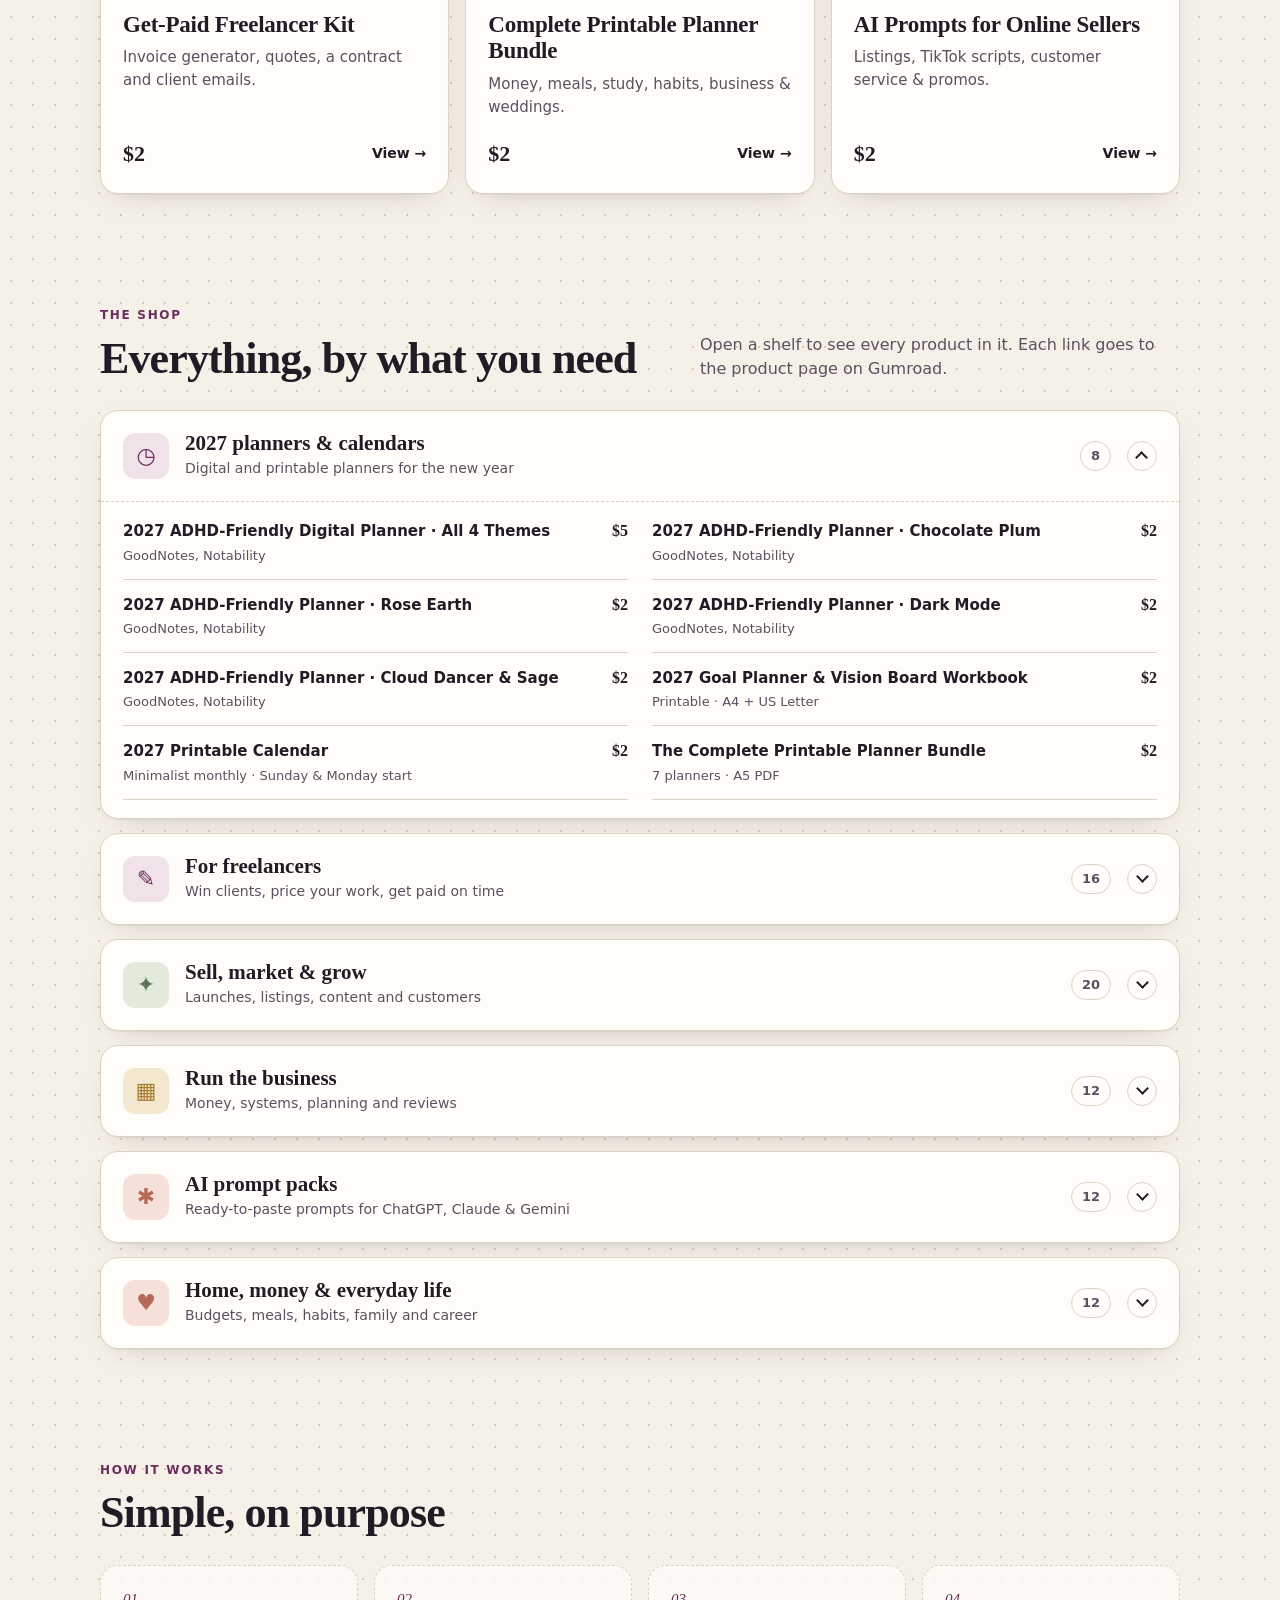
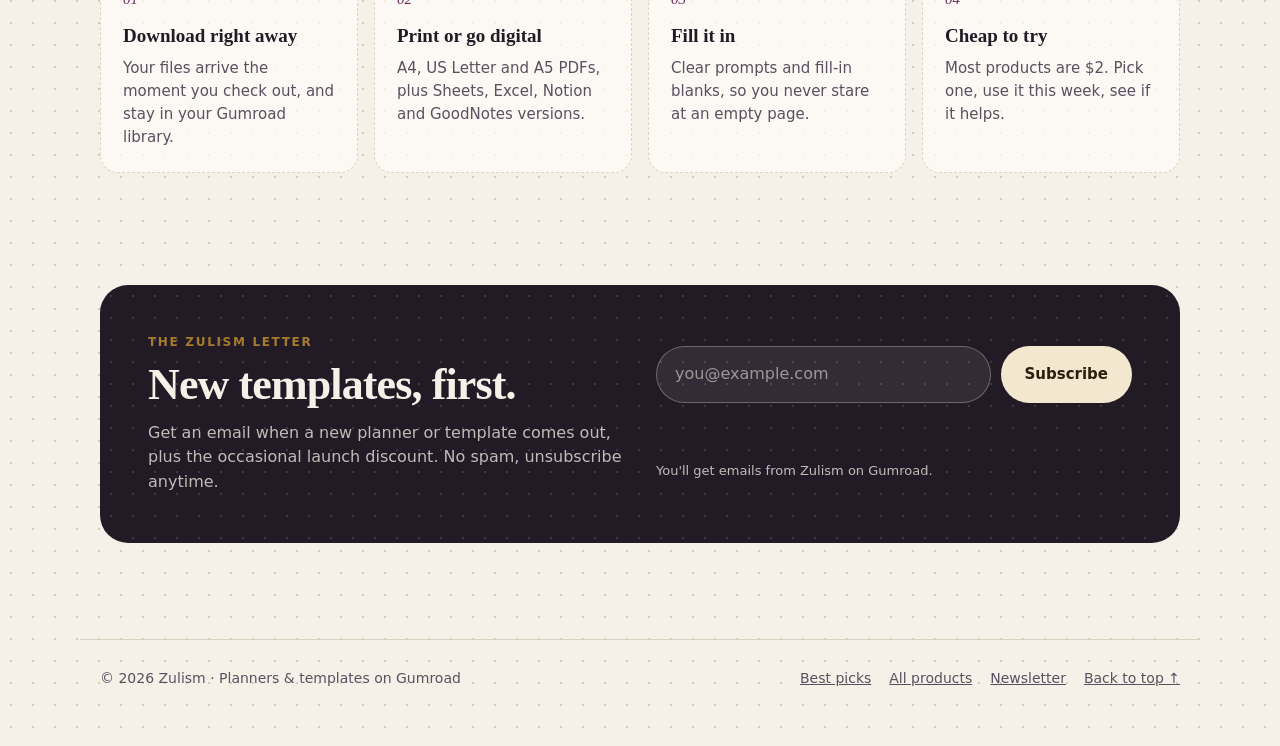
<file: gumroad/profile-landing.html>
<!doctype html>
<html lang="en">
<head>
<meta charset="utf-8">
<meta name="viewport" content="width=device-width, initial-scale=1">
<title>Zulism — Planners, templates &amp; prompt packs</title>
<meta name="description" content="Printable planners, fill-in templates and AI prompt packs for freelancers, small shops and busy households. Instant downloads from $2.">
<style>
  :root {
    --paper: #f6f1e8;
    --paper-2: #efe7da;
    --card: #fffdf9;
    --ink: #221b26;
    --ink-2: #5a5060;
    --line: #ddd2c2;
    --dot: #d8ccb9;
    --plum: #6b2d5c;
    --plum-soft: #f1e2ea;
    --sage: #5f7556;
    --sage-soft: #e3eadc;
    --rose: #b56a58;
    --rose-soft: #f5e1d9;
    --gold: #a77b2c;
    --gold-soft: #f3e8cf;
    --on-plum: #fff8fb;
    --shadow: 0 1px 0 rgba(34,27,38,.04), 0 10px 30px -18px rgba(34,27,38,.35);
    --radius: 18px;
    --serif: "Iowan Old Style", "Palatino Linotype", Palatino, "Book Antiqua", Georgia, ui-serif, serif;
    --sans: ui-sans-serif, system-ui, -apple-system, "Segoe UI", Roboto, "Helvetica Neue", Arial, sans-serif;
    color-scheme: light dark;
  }
  @media (prefers-color-scheme: dark) {
    :root {
      --paper: #17131b;
      --paper-2: #1e1923;
      --card: #231d29;
      --ink: #f1eaf2;
      --ink-2: #b9adbd;
      --line: #3a3141;
      --dot: #2f2836;
      --plum: #e0a3cc;
      --plum-soft: #3a2236;
      --sage: #a9c19c;
      --sage-soft: #26301f;
      --rose: #e8a08e;
      --rose-soft: #3b2420;
      --gold: #e2bd73;
      --gold-soft: #352a14;
      --on-plum: #21121d;
      --shadow: 0 1px 0 rgba(0,0,0,.2), 0 14px 34px -20px rgba(0,0,0,.8);
    }
  }

  * { box-sizing: border-box; }
  html { scroll-behavior: smooth; }
  body {
    margin: 0;
    background-color: var(--paper);
    background-image: radial-gradient(var(--dot) 1.1px, transparent 1.2px);
    background-size: 22px 22px;
    color: var(--ink);
    font-family: var(--sans);
    font-size: 16px;
    line-height: 1.55;
    -webkit-font-smoothing: antialiased;
  }
  a { color: inherit; }
  .wrap { width: 100%; max-width: 1120px; margin: 0 auto; padding: 0 20px; }

  /* ---------- header ---------- */
  .top {
    position: sticky; top: 0; z-index: 10;
    background: color-mix(in srgb, var(--paper) 88%, transparent);
    backdrop-filter: blur(10px);
    -webkit-backdrop-filter: blur(10px);
    border-bottom: 1px solid var(--line);
  }
  .top .wrap { display: flex; align-items: center; justify-content: space-between; gap: 16px; height: 62px; }
  .brand { display: flex; align-items: center; gap: 10px; text-decoration: none; font-family: var(--serif); font-size: 22px; font-weight: 700; letter-spacing: -.01em; }
  .brand-mark {
    width: 30px; height: 30px; border-radius: 9px; background: var(--plum); color: var(--on-plum);
    display: grid; place-items: center; font-size: 17px; font-family: var(--serif); font-style: italic;
  }
  .nav { display: flex; gap: 4px; }
  .nav a { text-decoration: none; font-size: 14px; font-weight: 500; color: var(--ink-2); padding: 8px 12px; border-radius: 999px; }
  .nav a:hover { background: var(--paper-2); color: var(--ink); }
  .nav .nav-cta { background: var(--ink); color: var(--paper); }
  .nav .nav-cta:hover { background: var(--plum); color: var(--on-plum); }
  @media (max-width: 640px) { .nav a:not(.nav-cta) { display: none; } }

  /* ---------- hero ---------- */
  .hero { padding: 72px 0 56px; }
  .hero .wrap { display: grid; grid-template-columns: 1.15fr .85fr; gap: 48px; align-items: center; }
  .eyebrow {
    display: inline-flex; align-items: center; gap: 8px; font-size: 13px; font-weight: 600; letter-spacing: .02em;
    color: var(--plum); background: var(--plum-soft); padding: 6px 12px; border-radius: 999px;
  }
  .eyebrow::before { content: ""; width: 7px; height: 7px; border-radius: 50%; background: currentColor; }
  h1 {
    font-family: var(--serif); font-weight: 700; letter-spacing: -.025em; line-height: 1.04;
    font-size: clamp(40px, 6.4vw, 74px); margin: 20px 0 18px;
  }
  h1 em { font-style: italic; color: var(--plum); font-weight: 600; }
  .hl { background: linear-gradient(transparent 62%, var(--gold-soft) 62%); padding: 0 .08em; }
  .lede { font-size: 19px; color: var(--ink-2); max-width: 34em; margin: 0 0 28px; }
  .btns { display: flex; flex-wrap: wrap; gap: 12px; }
  .btn {
    display: inline-flex; align-items: center; gap: 8px; text-decoration: none; font-weight: 600; font-size: 15px;
    padding: 14px 22px; border-radius: 999px; border: 1.5px solid var(--ink); transition: transform .15s ease, background .15s ease;
  }
  .btn:hover { transform: translateY(-1px); }
  .btn-solid { background: var(--ink); color: var(--paper); }
  .btn-solid:hover { background: var(--plum); border-color: var(--plum); color: var(--on-plum); }
  .btn-ghost { background: transparent; }
  .btn-ghost:hover { background: var(--card); }
  .facts { display: flex; flex-wrap: wrap; gap: 26px; margin-top: 36px; padding-top: 24px; border-top: 1px dashed var(--line); }
  .fact b { display: block; font-family: var(--serif); font-size: 28px; line-height: 1; }
  .fact span { font-size: 13px; color: var(--ink-2); }

  /* hero illustration: stacked planner pages */
  .stack { position: relative; height: 420px; }
  .sheet {
    position: absolute; width: 74%; aspect-ratio: 3 / 4; background: var(--card); border: 1px solid var(--line);
    border-radius: 14px; box-shadow: var(--shadow); padding: 22px 20px;
  }
  .sheet.s1 { left: 0; top: 34px; transform: rotate(-7deg); background: var(--sage-soft); }
  .sheet.s2 { right: 0; top: 0; transform: rotate(5deg); background: var(--rose-soft); }
  .sheet.s3 { left: 13%; top: 52px; transform: rotate(-1deg); }
  .sheet-title { font-family: var(--serif); font-weight: 700; font-size: 20px; margin-bottom: 4px; }
  .sheet-sub { font-size: 11px; letter-spacing: .12em; text-transform: uppercase; color: var(--ink-2); margin-bottom: 16px; }
  .todo { display: flex; align-items: center; gap: 10px; padding: 9px 0; border-bottom: 1px solid var(--line); font-size: 14px; }
  .box { flex: none; width: 16px; height: 16px; border: 1.5px solid var(--ink-2); border-radius: 4px; }
  .box.on { background: var(--plum); border-color: var(--plum); position: relative; }
  .box.on::after { content: ""; position: absolute; left: 4px; top: 1px; width: 5px; height: 9px; border: solid var(--on-plum); border-width: 0 2px 2px 0; transform: rotate(45deg); }
  .todo.done span { text-decoration: line-through; color: var(--ink-2); }
  .tape { position: absolute; top: -12px; left: 50%; width: 86px; height: 24px; transform: translateX(-50%) rotate(-3deg); background: var(--gold-soft); opacity: .9; border-radius: 3px; }
  .stamp {
    position: absolute; right: -6px; bottom: 26px; width: 104px; height: 104px; border-radius: 50%;
    background: var(--plum); color: var(--on-plum); display: grid; place-items: center; text-align: center;
    font-family: var(--serif); font-weight: 700; line-height: 1.05; transform: rotate(12deg); box-shadow: var(--shadow);
  }
  .stamp small { display: block; font-family: var(--sans); font-size: 10px; font-weight: 600; letter-spacing: .1em; text-transform: uppercase; opacity: .85; }
  .stamp b { font-size: 34px; }
  @media (max-width: 880px) {
    .hero { padding: 44px 0 36px; }
    .hero .wrap { grid-template-columns: 1fr; gap: 36px; }
    .stack { height: 360px; max-width: 420px; margin: 0 auto; width: 100%; }
    .sheet { aspect-ratio: auto; height: 300px; }
    .sheet.s1 { top: 40px; } .sheet.s3 { top: 46px; }
    .stamp { bottom: 0; right: 0; width: 92px; height: 92px; }
    .stamp b { font-size: 30px; }
  }
  @media (max-width: 420px) { .stack { height: 330px; } .sheet { height: 270px; } .fact b { font-size: 24px; } .sheet { padding: 16px 14px; } .todo { font-size: 13px; padding: 7px 0; } }

  /* ---------- sections ---------- */
  section { padding: 56px 0; }
  .sec-head { display: flex; flex-wrap: wrap; align-items: end; justify-content: space-between; gap: 12px 24px; margin-bottom: 28px; }
  h2 { font-family: var(--serif); font-size: clamp(30px, 4vw, 44px); letter-spacing: -.02em; line-height: 1.08; margin: 0; }
  .sec-head p { margin: 0; color: var(--ink-2); max-width: 30em; }
  .kicker { font-size: 12px; font-weight: 700; letter-spacing: .14em; text-transform: uppercase; color: var(--plum); margin-bottom: 10px; }

  /* audiences */
  .who { display: grid; grid-template-columns: repeat(3, 1fr); gap: 16px; }
  .who a {
    display: block; text-decoration: none; background: var(--card); border: 1px solid var(--line); border-radius: var(--radius);
    padding: 24px; box-shadow: var(--shadow); transition: transform .15s ease, border-color .15s ease;
  }
  .who a:hover { transform: translateY(-3px); border-color: var(--ink-2); }
  .who .ico { width: 44px; height: 44px; border-radius: 12px; display: grid; place-items: center; font-size: 22px; margin-bottom: 16px; }
  .who h3 { font-family: var(--serif); font-size: 22px; margin: 0 0 6px; }
  .who p { margin: 0 0 14px; color: var(--ink-2); font-size: 15px; }
  .who .more { font-weight: 600; font-size: 14px; color: var(--plum); }
  @media (max-width: 800px) { .who { grid-template-columns: 1fr; } }

  /* featured */
  .feat { display: grid; grid-template-columns: repeat(6, 1fr); gap: 16px; }
  .fcard {
    grid-column: span 2; position: relative; display: flex; flex-direction: column; text-decoration: none;
    background: var(--card); border: 1px solid var(--line); border-radius: var(--radius); padding: 22px; box-shadow: var(--shadow);
    min-height: 230px; overflow: hidden; transition: transform .15s ease, border-color .15s ease;
  }
  .fcard:hover { transform: translateY(-3px); border-color: var(--ink-2); }
  .fcard.big { grid-column: span 3; min-height: 270px; }
  .fcard .tag { align-self: flex-start; font-size: 12px; font-weight: 700; padding: 5px 10px; border-radius: 999px; margin-bottom: 16px; }
  .fcard h3 { font-family: var(--serif); font-size: 23px; line-height: 1.15; margin: 0 0 8px; letter-spacing: -.01em; }
  .fcard.big h3 { font-size: 28px; }
  .fcard p { margin: 0; color: var(--ink-2); font-size: 15px; }
  .fcard .foot { margin-top: auto; padding-top: 18px; display: flex; align-items: center; justify-content: space-between; }
  .price { font-family: var(--serif); font-size: 22px; font-weight: 700; }
  .go { font-size: 14px; font-weight: 600; display: inline-flex; gap: 6px; align-items: center; }
  .fcard:hover .go { color: var(--plum); }
  .t-plum { background: var(--plum-soft); color: var(--plum); }
  .t-sage { background: var(--sage-soft); color: var(--sage); }
  .t-rose { background: var(--rose-soft); color: var(--rose); }
  .t-gold { background: var(--gold-soft); color: var(--gold); }
  .fcard.tint-plum { background: var(--plum); border-color: var(--plum); color: var(--on-plum); }
  .fcard.tint-plum p, .fcard.tint-plum .go { color: var(--on-plum); opacity: .9; }
  .fcard.tint-plum .tag { background: color-mix(in srgb, var(--on-plum) 18%, transparent); color: var(--on-plum); }
  .swatches { display: flex; gap: 6px; margin-top: 14px; }
  .swatches i { width: 22px; height: 22px; border-radius: 50%; border: 2px solid color-mix(in srgb, var(--on-plum) 60%, transparent); }
  @media (max-width: 900px) { .feat { grid-template-columns: repeat(2, 1fr); } .fcard, .fcard.big { grid-column: span 1; } }
  @media (max-width: 560px) { .feat { grid-template-columns: 1fr; } .fcard, .fcard.big { min-height: 0; } }

  /* catalogue */
  .cats { display: grid; gap: 14px; }
  details.cat { background: var(--card); border: 1px solid var(--line); border-radius: var(--radius); box-shadow: var(--shadow); overflow: hidden; }
  details.cat > summary {
    list-style: none; cursor: pointer; display: flex; align-items: center; gap: 16px; padding: 20px 22px;
  }
  details.cat > summary::-webkit-details-marker { display: none; }
  .cat-ico { flex: none; width: 46px; height: 46px; border-radius: 12px; display: grid; place-items: center; font-size: 22px; }
  .cat-txt { flex: 1; min-width: 0; }
  .cat-txt b { display: block; font-family: var(--serif); font-size: 21px; line-height: 1.2; }
  .cat-txt span { font-size: 14px; color: var(--ink-2); }
  .count { flex: none; font-size: 13px; font-weight: 700; color: var(--ink-2); border: 1px solid var(--line); padding: 4px 10px; border-radius: 999px; }
  .chev { flex: none; width: 30px; height: 30px; border-radius: 50%; border: 1.5px solid var(--line); display: grid; place-items: center; transition: transform .2s ease; }
  .chev::before { content: ""; width: 7px; height: 7px; border: solid var(--ink); border-width: 0 2px 2px 0; transform: translateY(-2px) rotate(45deg); }
  details[open] .chev { transform: rotate(180deg); }
  .list { display: grid; grid-template-columns: repeat(2, 1fr); gap: 0 24px; padding: 4px 22px 18px; border-top: 1px dashed var(--line); }
  .list a {
    display: flex; align-items: baseline; justify-content: space-between; gap: 14px; text-decoration: none;
    padding: 13px 0; border-bottom: 1px solid var(--line);
  }
  .list a:hover .nm { color: var(--plum); text-decoration: underline; text-underline-offset: 3px; }
  .nm { font-weight: 600; font-size: 15px; }
  .nm small { display: block; font-weight: 400; font-size: 13px; color: var(--ink-2); margin-top: 2px; }
  .pr { flex: none; font-family: var(--serif); font-weight: 700; }
  @media (max-width: 720px) {
    .list { grid-template-columns: 1fr; padding: 4px 18px 14px; }
    details.cat > summary { padding: 16px 18px; gap: 12px; }
    .count { display: none; }
  }

  /* why */
  .why { display: grid; grid-template-columns: repeat(4, 1fr); gap: 16px; }
  .why div { padding: 22px; border-radius: var(--radius); border: 1px dashed var(--line); background: color-mix(in srgb, var(--card) 70%, transparent); }
  .why b { display: block; font-family: var(--serif); font-size: 19px; margin-bottom: 6px; }
  .why p { margin: 0; color: var(--ink-2); font-size: 15px; }
  .why .n { font-family: var(--serif); font-style: italic; color: var(--plum); font-size: 15px; margin-bottom: 10px; display: block; }
  @media (max-width: 900px) { .why { grid-template-columns: repeat(2, 1fr); } }
  @media (max-width: 520px) { .why { grid-template-columns: 1fr; } }

  /* newsletter */
  .news {
    position: relative; overflow: hidden; border-radius: 28px; padding: 48px; background: var(--ink); color: var(--paper);
    display: grid; grid-template-columns: 1fr 1fr; gap: 32px; align-items: center;
  }
  .news::after {
    content: ""; position: absolute; inset: 0; pointer-events: none;
    background-image: radial-gradient(color-mix(in srgb, var(--paper) 14%, transparent) 1.1px, transparent 1.2px); background-size: 22px 22px;
  }
  .news > * { position: relative; z-index: 1; }
  .news h2 { color: var(--paper); }
  .news p { color: color-mix(in srgb, var(--paper) 75%, transparent); margin: 12px 0 0; }
  .news form { display: flex; flex-wrap: wrap; gap: 10px; }
  .news label { position: absolute; width: 1px; height: 1px; overflow: hidden; clip: rect(0 0 0 0); white-space: nowrap; }
  .news input[type=email] {
    flex: 1 1 220px; min-width: 0; font: inherit; font-size: 16px; padding: 15px 18px; border-radius: 999px;
    border: 1.5px solid color-mix(in srgb, var(--paper) 30%, transparent); background: color-mix(in srgb, var(--paper) 8%, transparent); color: var(--paper);
  }
  .news input[type=email]::placeholder { color: color-mix(in srgb, var(--paper) 55%, transparent); }
  .news input[type=email]:focus { outline: 2px solid var(--gold); outline-offset: 2px; }
  .news button {
    flex: none; font: inherit; font-weight: 700; font-size: 15px; padding: 15px 24px; border-radius: 999px; border: 0; cursor: pointer;
    background: var(--gold-soft); color: #2a1f0b;
  }
  .news button:hover { background: var(--paper); }
  .msg { flex-basis: 100%; font-size: 14px; color: var(--gold-soft); min-height: 1em; margin: 4px 0 0; }
  .fine { flex-basis: 100%; font-size: 13px; margin: 0; color: color-mix(in srgb, var(--paper) 55%, transparent); }
  @media (prefers-color-scheme: dark) {
    .news { background: var(--card); color: var(--ink); border: 1px solid var(--line); }
    .news h2 { color: var(--ink); }
    .news p, .fine { color: var(--ink-2); }
    .news input[type=email] { color: var(--ink); border-color: var(--line); background: var(--paper); }
    .news input[type=email]::placeholder { color: var(--ink-2); }
    .news button { background: var(--plum); color: var(--on-plum); }
    .news button:hover { background: var(--ink); color: var(--paper); }
    .msg { color: var(--gold); }
  }
  @media (max-width: 800px) { .news { grid-template-columns: 1fr; padding: 32px 22px; border-radius: 22px; } }

  footer { padding: 40px 0 56px; color: var(--ink-2); font-size: 14px; }
  footer .wrap { display: flex; flex-wrap: wrap; gap: 12px 24px; justify-content: space-between; align-items: center; border-top: 1px solid var(--line); padding-top: 28px; }
  footer a { color: var(--ink-2); }
  footer a:hover { color: var(--plum); }
  .foot-links { display: flex; flex-wrap: wrap; gap: 18px; }

  a:focus-visible, summary:focus-visible, button:focus-visible { outline: 2px solid var(--plum); outline-offset: 3px; border-radius: 8px; }
  @media (prefers-reduced-motion: reduce) { html { scroll-behavior: auto; } * { transition: none !important; } }
</style>
</head>
<body>

<header class="top">
  <div class="wrap">
    <a class="brand" href="#top" aria-label="Zulism home"><span class="brand-mark">Z</span>Zulism</a>
    <nav class="nav" aria-label="Main">
      <a href="#featured">Best picks</a>
      <a href="#shop">All products</a>
      <a href="#letter">Newsletter</a>
      <a class="nav-cta" href="#shop">Browse the shop</a>
    </nav>
  </div>
</header>

<main id="top">

<!-- HERO -->
<section class="hero">
  <div class="wrap">
    <div>
      <span class="eyebrow">80+ instant downloads · from $2</span>
      <h1>Templates for people who <em>run things.</em></h1>
      <p class="lede">Printable planners, fill-in templates and AI prompt packs for <span class="hl">freelancers, small shops</span> and busy households. Print it, fill it in, get on with your day.</p>
      <div class="btns">
        <a class="btn btn-solid" href="#shop">Find your template →</a>
        <a class="btn btn-ghost" href="https://genusjynx.gumroad.com/l/planner-2027-bundle">See the 2027 planner</a>
      </div>
      <div class="facts">
        <div class="fact"><b>80+</b><span>planners &amp; templates</span></div>
        <div class="fact"><b>$2</b><span>most products</span></div>
        <div class="fact"><b>PDF · Sheets · Notion</b><span>instant download</span></div>
      </div>
    </div>

    <div class="stack" aria-hidden="true">
      <div class="sheet s1">
        <div class="sheet-title">Cash flow</div>
        <div class="sheet-sub">13-week view</div>
      </div>
      <div class="sheet s2">
        <div class="sheet-title">Content plan</div>
        <div class="sheet-sub">90 days</div>
      </div>
      <div class="sheet s3">
        <span class="tape"></span>
        <div class="sheet-title">This week</div>
        <div class="sheet-sub">Monday · Planner page</div>
        <div class="todo done"><i class="box on"></i><span>Send client proposal</span></div>
        <div class="todo done"><i class="box on"></i><span>Update stock count</span></div>
        <div class="todo"><i class="box"></i><span>Batch 3 Reels</span></div>
        <div class="todo"><i class="box"></i><span>Invoice #0042</span></div>
        <div class="todo"><i class="box"></i><span>Meal plan + groceries</span></div>
      </div>
      <div class="stamp"><div><small>from</small><b>$2</b></div></div>
    </div>
  </div>
</section>

<!-- WHO -->
<section style="padding-top:8px">
  <div class="wrap">
    <div class="who">
      <a href="#c-freelance">
        <div class="ico t-plum">✎</div>
        <h3>Freelancers</h3>
        <p>Proposals, pricing, client scripts and trackers that help you get booked and paid.</p>
        <span class="more">16 templates →</span>
      </a>
      <a href="#c-grow">
        <div class="ico t-sage">✦</div>
        <h3>Small shops &amp; creators</h3>
        <p>Launch plans, listing SEO, content calendars and the numbers behind them.</p>
        <span class="more">32 templates →</span>
      </a>
      <a href="#c-home">
        <div class="ico t-rose">♥</div>
        <h3>Home &amp; everyday life</h3>
        <p>Budgets, meal plans, habits, chores and the 2027 planners you'll actually stick with.</p>
        <span class="more">20 printables →</span>
      </a>
    </div>
  </div>
</section>

<!-- FEATURED -->
<section id="featured">
  <div class="wrap">
    <div class="sec-head">
      <div>
        <div class="kicker">Best picks</div>
        <h2>Start with these</h2>
      </div>
      <p>The most complete kits in the shop. Each one opens on Gumroad, where you can see every page before you buy.</p>
    </div>

    <div class="feat">
      <a class="fcard big tint-plum" href="https://genusjynx.gumroad.com/l/planner-2027-bundle">
        <span class="tag">Bundle · 4 themes</span>
        <h3>2027 ADHD-Friendly Digital Planner</h3>
        <p>Low-overwhelm daily and weekly pages for GoodNotes &amp; Notability. All four colourways in one download.</p>
        <div class="swatches"><i style="background:#4a2a3f"></i><i style="background:#c99a8c"></i><i style="background:#1d1d22"></i><i style="background:#b8c4a8"></i></div>
        <div class="foot"><span class="price">$5</span><span class="go">View planner →</span></div>
      </a>
      <a class="fcard big" href="https://genusjynx.gumroad.com/l/shop-os">
        <span class="tag t-sage">Notion template</span>
        <h3>Small Online Shop OS</h3>
        <p>Orders, stock and profit in one Notion workspace, built for Shopee, TikTok Shop and Etsy sellers.</p>
        <div class="foot"><span class="price">$10</span><span class="go">View template →</span></div>
      </a>
      <a class="fcard" href="https://genusjynx.gumroad.com/l/freelancer-kit">
        <span class="tag t-plum">Excel + Sheets</span>
        <h3>Get-Paid Freelancer Kit</h3>
        <p>Invoice generator, quotes, a contract and client emails.</p>
        <div class="foot"><span class="price">$2</span><span class="go">View →</span></div>
      </a>
      <a class="fcard" href="https://genusjynx.gumroad.com/l/printable-planner-bundle">
        <span class="tag t-rose">Bundle · 7 planners</span>
        <h3>Complete Printable Planner Bundle</h3>
        <p>Money, meals, study, habits, business &amp; weddings.</p>
        <div class="foot"><span class="price">$2</span><span class="go">View →</span></div>
      </a>
      <a class="fcard" href="https://genusjynx.gumroad.com/l/ai-prompts-sellers">
        <span class="tag t-gold">120 prompts</span>
        <h3>AI Prompts for Online Sellers</h3>
        <p>Listings, TikTok scripts, customer service &amp; promos.</p>
        <div class="foot"><span class="price">$2</span><span class="go">View →</span></div>
      </a>
    </div>
  </div>
</section>

<!-- CATALOGUE -->
<section id="shop">
  <div class="wrap">
    <div class="sec-head">
      <div>
        <div class="kicker">The shop</div>
        <h2>Everything, by what you need</h2>
      </div>
      <p>Open a shelf to see every product in it. Each link goes to the product page on Gumroad.</p>
    </div>

    <div class="cats">

      <details class="cat" id="c-2027" open>
        <summary>
          <span class="cat-ico t-plum">◷</span>
          <span class="cat-txt"><b>2027 planners &amp; calendars</b><span>Digital and printable planners for the new year</span></span>
          <span class="count">8</span><span class="chev"></span>
        </summary>
        <div class="list">
          <a href="https://genusjynx.gumroad.com/l/planner-2027-bundle"><span class="nm">2027 ADHD-Friendly Digital Planner · All 4 Themes<small>GoodNotes, Notability</small></span><span class="pr">$5</span></a>
          <a href="https://genusjynx.gumroad.com/l/planner-2027-plum"><span class="nm">2027 ADHD-Friendly Planner · Chocolate Plum<small>GoodNotes, Notability</small></span><span class="pr">$2</span></a>
          <a href="https://genusjynx.gumroad.com/l/planner-2027-rose"><span class="nm">2027 ADHD-Friendly Planner · Rose Earth<small>GoodNotes, Notability</small></span><span class="pr">$2</span></a>
          <a href="https://genusjynx.gumroad.com/l/planner-2027-dark"><span class="nm">2027 ADHD-Friendly Planner · Dark Mode<small>GoodNotes, Notability</small></span><span class="pr">$2</span></a>
          <a href="https://genusjynx.gumroad.com/l/planner-2027-sage"><span class="nm">2027 ADHD-Friendly Planner · Cloud Dancer &amp; Sage<small>GoodNotes, Notability</small></span><span class="pr">$2</span></a>
          <a href="https://genusjynx.gumroad.com/l/2027-goal-planner"><span class="nm">2027 Goal Planner &amp; Vision Board Workbook<small>Printable · A4 + US Letter</small></span><span class="pr">$2</span></a>
          <a href="https://genusjynx.gumroad.com/l/2027-calendar"><span class="nm">2027 Printable Calendar<small>Minimalist monthly · Sunday &amp; Monday start</small></span><span class="pr">$2</span></a>
          <a href="https://genusjynx.gumroad.com/l/printable-planner-bundle"><span class="nm">The Complete Printable Planner Bundle<small>7 planners · A5 PDF</small></span><span class="pr">$2</span></a>
        </div>
      </details>

      <details class="cat" id="c-freelance">
        <summary>
          <span class="cat-ico t-plum">✎</span>
          <span class="cat-txt"><b>For freelancers</b><span>Win clients, price your work, get paid on time</span></span>
          <span class="count">16</span><span class="chev"></span>
        </summary>
        <div class="list">
          <a href="https://genusjynx.gumroad.com/l/freelancer-kit"><span class="nm">Get-Paid Freelancer Kit<small>Invoices, quotes, contract &amp; emails · Excel + Sheets</small></span><span class="pr">$2</span></a>
          <a href="https://genusjynx.gumroad.com/l/first-10-freelance-clients"><span class="nm">First 10 Freelance Clients<small>Guide with outreach scripts &amp; trackers</small></span><span class="pr">$2</span></a>
          <a href="https://genusjynx.gumroad.com/l/client-proposal-templates"><span class="nm">Client Proposal Templates<small>Fill-in proposals &amp; 3-option pricing</small></span><span class="pr">$2</span></a>
          <a href="https://genusjynx.gumroad.com/l/price-your-services-worksheets"><span class="nm">Price Your Services<small>10 worksheets: rate calculator, packages, quotes</small></span><span class="pr">$2</span></a>
          <a href="https://genusjynx.gumroad.com/l/raise-your-rates-guide"><span class="nm">Raise Your Rates Without Losing Clients<small>Guide + email scripts</small></span><span class="pr">$2</span></a>
          <a href="https://genusjynx.gumroad.com/l/productize-your-service-guide"><span class="nm">Productize Your Service<small>Fixed-price packages + worksheets</small></span><span class="pr">$2</span></a>
          <a href="https://genusjynx.gumroad.com/l/discovery-call-templates"><span class="nm">Discovery Call Templates<small>Script, 25 questions &amp; objection replies</small></span><span class="pr">$2</span></a>
          <a href="https://genusjynx.gumroad.com/l/client-onboarding-planner"><span class="nm">Client Onboarding Planner<small>Scope, intake, kickoff &amp; welcome packet</small></span><span class="pr">$2</span></a>
          <a href="https://genusjynx.gumroad.com/l/client-boundary-scope-creep-scripts"><span class="nm">Client Boundary &amp; Scope Creep Scripts<small>31 fill-in emails</small></span><span class="pr">$2</span></a>
          <a href="https://genusjynx.gumroad.com/l/freelance-project-tracker"><span class="nm">Freelance Project Tracker<small>Briefs, milestones, revisions &amp; time</small></span><span class="pr">$2</span></a>
          <a href="https://genusjynx.gumroad.com/l/client-lead-crm-planner"><span class="nm">Client &amp; Lead CRM Planner<small>Lead log, pipeline &amp; follow-ups</small></span><span class="pr">$2</span></a>
          <a href="https://genusjynx.gumroad.com/l/freelancer-tracker"><span class="nm">Freelancer Income &amp; Invoice Tracker<small>Clients, invoices &amp; tax · A5</small></span><span class="pr">$2</span></a>
          <a href="https://genusjynx.gumroad.com/l/testimonial-case-study-templates"><span class="nm">Testimonial &amp; Case Study Templates<small>Request scripts, forms &amp; layouts</small></span><span class="pr">$2</span></a>
          <a href="https://genusjynx.gumroad.com/l/media-kit-rate-card-templates"><span class="nm">Media Kit &amp; Rate Card Templates<small>12 pages + brand pitch scripts</small></span><span class="pr">$2</span></a>
          <a href="https://genusjynx.gumroad.com/l/ugc-creator-side-hustle-guide"><span class="nm">Start a UGC Creator Side Hustle<small>Portfolio, rates &amp; pitches</small></span><span class="pr">$2</span></a>
          <a href="https://genusjynx.gumroad.com/l/podcast-guesting-kit"><span class="nm">Podcast Guesting Kit<small>Pitch templates, one-sheet &amp; interview prep</small></span><span class="pr">$2</span></a>
        </div>
      </details>

      <details class="cat" id="c-grow">
        <summary>
          <span class="cat-ico t-sage">✦</span>
          <span class="cat-txt"><b>Sell, market &amp; grow</b><span>Launches, listings, content and customers</span></span>
          <span class="count">20</span><span class="chev"></span>
        </summary>
        <div class="list">
          <a href="https://genusjynx.gumroad.com/l/validate-product-idea-7-days"><span class="nm">Validate Your Digital Product Idea in 7 Days<small>Step-by-step guide + worksheets</small></span><span class="pr">$2</span></a>
          <a href="https://genusjynx.gumroad.com/l/product-launch-planner"><span class="nm">Product Launch Planner<small>6-week countdown &amp; launch checklist</small></span><span class="pr">$2</span></a>
          <a href="https://genusjynx.gumroad.com/l/sales-page-guide-digital-products"><span class="nm">Write a Sales Page That Sells<small>Copywriting guide + worksheets</small></span><span class="pr">$2</span></a>
          <a href="https://genusjynx.gumroad.com/l/product-description-templates"><span class="nm">Product Description Templates<small>20 fill-in formulas</small></span><span class="pr">$2</span></a>
          <a href="https://genusjynx.gumroad.com/l/sales-funnel-customer-journey-planner"><span class="nm">Sales Funnel &amp; Customer Journey Planner<small>Map, fix &amp; track every stage</small></span><span class="pr">$2</span></a>
          <a href="https://genusjynx.gumroad.com/l/brand-identity-workbook"><span class="nm">Brand Identity Workbook<small>Mission, audience, voice, colours &amp; fonts</small></span><span class="pr">$2</span></a>
          <a href="https://genusjynx.gumroad.com/l/90-day-content-calendar-planner"><span class="nm">90-Day Content Calendar Planner<small>Pillars, idea bank &amp; batching pages</small></span><span class="pr">$2</span></a>
          <a href="https://genusjynx.gumroad.com/l/content-repurposing-guide"><span class="nm">One Post, Ten Pieces<small>Content repurposing guide + worksheets</small></span><span class="pr">$2</span></a>
          <a href="https://genusjynx.gumroad.com/l/social-media-metrics-tracker"><span class="nm">Social Media Metrics Tracker<small>Weekly log &amp; monthly dashboards</small></span><span class="pr">$2</span></a>
          <a href="https://genusjynx.gumroad.com/l/pinterest-traffic-digital-products"><span class="nm">Pinterest Traffic for Digital Products<small>Guide with a 30-day plan</small></span><span class="pr">$2</span></a>
          <a href="https://genusjynx.gumroad.com/l/email-list-from-zero-guide"><span class="nm">Build Your Email List from Zero<small>Lead magnet &amp; welcome email guide</small></span><span class="pr">$2</span></a>
          <a href="https://genusjynx.gumroad.com/l/partnership-marketing-guide"><span class="nm">Grow Through Partnerships<small>Collab marketing guide + pitch examples</small></span><span class="pr">$2</span></a>
          <a href="https://genusjynx.gumroad.com/l/ad-budget-test-planner"><span class="nm">Small Ad Budget Test Planner<small>Budget, A/B tests &amp; weekly reviews</small></span><span class="pr">$2</span></a>
          <a href="https://genusjynx.gumroad.com/l/etsy-listing-seo-planner"><span class="nm">Etsy Listing &amp; Shop SEO Planner<small>Keywords, tags, photos &amp; 30-day tracker</small></span><span class="pr">$2</span></a>
          <a href="https://genusjynx.gumroad.com/l/holiday-sales-promo-planner"><span class="nm">Holiday Sales Promo Planner<small>Offers, promo calendar &amp; email plan</small></span><span class="pr">$2</span></a>
          <a href="https://genusjynx.gumroad.com/l/repeat-customers-retention-guide"><span class="nm">Turn One-Time Buyers into Repeat Customers<small>Retention guide + worksheets</small></span><span class="pr">$2</span></a>
          <a href="https://genusjynx.gumroad.com/l/competitor-research-workbook"><span class="nm">Competitor Research Workbook<small>Prices, offers, content &amp; reviews</small></span><span class="pr">$2</span></a>
          <a href="https://genusjynx.gumroad.com/l/customer-service-email-templates"><span class="nm">Customer Service Email Templates<small>30 fill-in replies for small shops</small></span><span class="pr">$2</span></a>
          <a href="https://genusjynx.gumroad.com/l/shop-policy-templates"><span class="nm">Shop Policy Templates<small>Refund, shipping, licence &amp; FAQ pages</small></span><span class="pr">$2</span></a>
          <a href="https://genusjynx.gumroad.com/l/craft-fair-vendor-planner"><span class="nm">Craft Fair &amp; Pop-Up Market Vendor Planner<small>Budget, stock, booth &amp; sales</small></span><span class="pr">$2</span></a>
        </div>
      </details>

      <details class="cat" id="c-run">
        <summary>
          <span class="cat-ico t-gold">▦</span>
          <span class="cat-txt"><b>Run the business</b><span>Money, systems, planning and reviews</span></span>
          <span class="count">12</span><span class="chev"></span>
        </summary>
        <div class="list">
          <a href="https://genusjynx.gumroad.com/l/shop-os"><span class="nm">Small Online Shop OS<small>Notion · orders, stock &amp; profit</small></span><span class="pr">$10</span></a>
          <a href="https://genusjynx.gumroad.com/l/cash-flow-planner"><span class="nm">Small Business Cash Flow Planner<small>Monthly forecast &amp; 13-week view</small></span><span class="pr">$2</span></a>
          <a href="https://genusjynx.gumroad.com/l/product-pricing-profit-worksheets"><span class="nm">Product Pricing &amp; Profit Worksheets<small>Cost, fees, margins &amp; break-even</small></span><span class="pr">$2</span></a>
          <a href="https://genusjynx.gumroad.com/l/business-plan-one-pager-templates"><span class="nm">Business Plan One-Pager Templates<small>11 pages · offers, pricing &amp; 90-day goals</small></span><span class="pr">$2</span></a>
          <a href="https://genusjynx.gumroad.com/l/monthly-business-review-planner"><span class="nm">Monthly Business Review Planner<small>12 CEO check-ins + year-end review</small></span><span class="pr">$2</span></a>
          <a href="https://genusjynx.gumroad.com/l/small-business-sop-templates"><span class="nm">Small Business SOP Templates<small>9 fill-in process templates</small></span><span class="pr">$2</span></a>
          <a href="https://genusjynx.gumroad.com/l/year-end-bookkeeping-organizer"><span class="nm">Year-End Bookkeeping &amp; Tax Prep Organizer<small>Income, expenses &amp; stock count</small></span><span class="pr">$2</span></a>
          <a href="https://genusjynx.gumroad.com/l/software-subscription-audit-planner"><span class="nm">Software &amp; Subscription Audit Planner<small>Cut tool costs, track renewals</small></span><span class="pr">$2</span></a>
          <a href="https://genusjynx.gumroad.com/l/hire-first-virtual-assistant-planner"><span class="nm">Hire Your First Virtual Assistant<small>Time audit, hiring &amp; onboarding</small></span><span class="pr">$2</span></a>
          <a href="https://genusjynx.gumroad.com/l/side-hustle-launch-workbook"><span class="nm">30-Day Side Hustle Launch Workbook<small>Idea to first sale</small></span><span class="pr">$2</span></a>
          <a href="https://genusjynx.gumroad.com/l/side-hustle-time-blocking-planner"><span class="nm">Side Hustle Time-Blocking Planner<small>Time audit &amp; weekly blocks</small></span><span class="pr">$2</span></a>
          <a href="https://genusjynx.gumroad.com/l/seller-planner"><span class="nm">Online Seller Planner<small>Sales, stock &amp; profit tracker · A5</small></span><span class="pr">$2</span></a>
        </div>
      </details>

      <details class="cat" id="c-ai">
        <summary>
          <span class="cat-ico t-rose">✱</span>
          <span class="cat-txt"><b>AI prompt packs</b><span>Ready-to-paste prompts for ChatGPT, Claude &amp; Gemini</span></span>
          <span class="count">12</span><span class="chev"></span>
        </summary>
        <div class="list">
          <a href="https://genusjynx.gumroad.com/l/ai-prompts-sellers"><span class="nm">120 AI Prompts for Online Sellers<small>Listings, TikTok scripts &amp; promos</small></span><span class="pr">$2</span></a>
          <a href="https://genusjynx.gumroad.com/l/ai-prompts-for-freelancers"><span class="nm">100 AI Prompts for Freelancers<small>Outreach, proposals &amp; pricing</small></span><span class="pr">$2</span></a>
          <a href="https://genusjynx.gumroad.com/l/ai-prompts-instagram-small-business"><span class="nm">100 AI Prompts for Instagram<small>Captions, Reels &amp; carousels</small></span><span class="pr">$2</span></a>
          <a href="https://genusjynx.gumroad.com/l/ai-prompts-youtube-small-business"><span class="nm">100 AI Prompts for YouTube<small>Ideas, titles, scripts &amp; Shorts</small></span><span class="pr">$2</span></a>
          <a href="https://genusjynx.gumroad.com/l/linkedin-ai-prompts"><span class="nm">100 AI Prompts for LinkedIn Personal Branding<small>Profile, posts, hooks &amp; DMs</small></span><span class="pr">$2</span></a>
          <a href="https://genusjynx.gumroad.com/l/email-marketing-ai-prompts"><span class="nm">100 AI Prompts for Email Marketing<small>Newsletter, welcome &amp; launch</small></span><span class="pr">$2</span></a>
          <a href="https://genusjynx.gumroad.com/l/ai-prompts-seo-blog-content"><span class="nm">100 AI Prompts for SEO &amp; Blog Content<small>Keywords, briefs &amp; updates</small></span><span class="pr">$2</span></a>
          <a href="https://genusjynx.gumroad.com/l/ai-prompts-business-planning"><span class="nm">100 AI Prompts for Business Planning<small>Research, offers, pricing &amp; goals</small></span><span class="pr">$2</span></a>
          <a href="https://genusjynx.gumroad.com/l/ai-prompts-business-admin-operations"><span class="nm">100 AI Prompts for Admin &amp; Operations<small>SOPs, meetings, hiring &amp; reviews</small></span><span class="pr">$2</span></a>
          <a href="https://genusjynx.gumroad.com/l/ai-prompts-spreadsheets-small-business"><span class="nm">100 AI Prompts for Excel &amp; Google Sheets<small>Trackers, formulas &amp; profit</small></span><span class="pr">$2</span></a>
          <a href="https://genusjynx.gumroad.com/l/ai-prompts-online-course-creators"><span class="nm">100 AI Prompts for Online Course Creators<small>Curriculum, lessons &amp; launch</small></span><span class="pr">$2</span></a>
          <a href="https://genusjynx.gumroad.com/l/ai-prompts-webinars-workshops"><span class="nm">100 AI Prompts for Webinars &amp; Workshops<small>Plan, promote, deliver &amp; follow up</small></span><span class="pr">$2</span></a>
        </div>
      </details>

      <details class="cat" id="c-home">
        <summary>
          <span class="cat-ico t-rose">♥</span>
          <span class="cat-txt"><b>Home, money &amp; everyday life</b><span>Budgets, meals, habits, family and career</span></span>
          <span class="count">12</span><span class="chev"></span>
        </summary>
        <div class="list">
          <a href="https://genusjynx.gumroad.com/l/monthly-budget-planner"><span class="nm">Monthly Budget Planner<small>For your paycheck · A5, 14 pages</small></span><span class="pr">$2</span></a>
          <a href="https://genusjynx.gumroad.com/l/budget-debt-planner"><span class="nm">Payday-First Budget &amp; Debt Payoff Planner<small>Excel + Google Sheets</small></span><span class="pr">$2</span></a>
          <a href="https://genusjynx.gumroad.com/l/savings-challenge"><span class="nm">Savings Challenge Printables<small>52-week, 100 envelope, 1K–10K &amp; no-spend</small></span><span class="pr">$2</span></a>
          <a href="https://genusjynx.gumroad.com/l/meal-planner"><span class="nm">Weekly Meal Planner &amp; Grocery List<small>A5, 12 pages</small></span><span class="pr">$2</span></a>
          <a href="https://genusjynx.gumroad.com/l/habit-tracker"><span class="nm">Habit &amp; Goal Tracker<small>30-day streaks &amp; weekly review</small></span><span class="pr">$2</span></a>
          <a href="https://genusjynx.gumroad.com/l/islamic-habit-tracker"><span class="nm">Islamic Daily Habit Tracker<small>30 days · printable</small></span><span class="pr">$2</span></a>
          <a href="https://genusjynx.gumroad.com/l/workout-log"><span class="nm">Fitness &amp; Workout Log<small>Strength, cardio &amp; recovery</small></span><span class="pr">$2</span></a>
          <a href="https://genusjynx.gumroad.com/l/study-planner"><span class="nm">Student Study Planner<small>Semester &amp; assignment tracker</small></span><span class="pr">$2</span></a>
          <a href="https://genusjynx.gumroad.com/l/kids-chore-chart"><span class="nm">Kids Chore &amp; Reward Chart<small>Routines, sticker chart &amp; pocket money</small></span><span class="pr">$2</span></a>
          <a href="https://genusjynx.gumroad.com/l/christmas-planner"><span class="nm">Christmas &amp; Holiday Planner<small>Gifts, budget, menu &amp; cards</small></span><span class="pr">$2</span></a>
          <a href="https://genusjynx.gumroad.com/l/wedding-planner"><span class="nm">Wedding Planner<small>Checklist, budget &amp; guest list</small></span><span class="pr">$2</span></a>
          <a href="https://genusjynx.gumroad.com/l/resume-templates"><span class="nm">10 Eye-Catching Resume Templates<small>+ cover letters · Word &amp; Google Docs</small></span><span class="pr">$2</span></a>
        </div>
      </details>

    </div>
  </div>
</section>

<!-- WHY -->
<section>
  <div class="wrap">
    <div class="sec-head">
      <div>
        <div class="kicker">How it works</div>
        <h2>Simple, on purpose</h2>
      </div>
    </div>
    <div class="why">
      <div><span class="n">01</span><b>Download right away</b><p>Your files arrive the moment you check out, and stay in your Gumroad library.</p></div>
      <div><span class="n">02</span><b>Print or go digital</b><p>A4, US Letter and A5 PDFs, plus Sheets, Excel, Notion and GoodNotes versions.</p></div>
      <div><span class="n">03</span><b>Fill it in</b><p>Clear prompts and fill-in blanks, so you never stare at an empty page.</p></div>
      <div><span class="n">04</span><b>Cheap to try</b><p>Most products are $2. Pick one, use it this week, see if it helps.</p></div>
    </div>
  </div>
</section>

<!-- NEWSLETTER -->
<section id="letter">
  <div class="wrap">
    <div class="news">
      <div>
        <div class="kicker" style="color:var(--gold)">The Zulism letter</div>
        <h2>New templates, first.</h2>
        <p>Get an email when a new planner or template comes out, plus the occasional launch discount. No spam, unsubscribe anytime.</p>
      </div>
      <form data-gumroad-follow>
        <label for="follow-email">Email address</label>
        <input id="follow-email" type="email" name="email" placeholder="you@example.com" autocomplete="email" required>
        <button type="submit">Subscribe</button>
        <p class="msg" data-gumroad-follow-message role="status" aria-live="polite"></p>
        <p class="fine">You'll get emails from Zulism on Gumroad.</p>
      </form>
    </div>
  </div>
</section>

</main>

<footer>
  <div class="wrap">
    <span>© 2026 Zulism · Planners &amp; templates on Gumroad</span>
    <div class="foot-links">
      <a href="#featured">Best picks</a>
      <a href="#shop">All products</a>
      <a href="#letter">Newsletter</a>
      <a href="#top">Back to top ↑</a>
    </div>
  </div>
</footer>

</body>
</html>
</file>
<file: assets/style.css>
/* Tema: warna bendera Melaka — merah, putih, biru tua, kuning */
:root {
  --merah: #c8102e; --merah-gelap: #a00d24; --biru: #0b1f5c; --biru-2: #13307f; --kuning: #ffc72c; --putih: #ffffff;

  --bg: #f4f5f9; --surface: #ffffff; --surface-2: #eef0f6; --text: #141a2e; --muted: #5d6680;
  --border: #e1e4ee; --accent: var(--merah); --accent-hover: var(--merah-gelap); --accent-text: #ffffff;
  --link: var(--biru-2); --focus: rgba(200, 16, 46, .22);
  --baru: #64748b; --tindakan: #d97706; --agensi: #2346a8; --selesai: #15803d;
  --tinggi: #c8102e; --sederhana: #d97706; --rendah: #64748b;
  --ok-bg: #e9f7ee; --ok-border: #b7e3c6; --warn-bg: #fff4d1; --err: #c8102e;
  --shadow: 0 1px 2px rgba(11, 31, 92, .06), 0 4px 16px rgba(11, 31, 92, .06);
  --shadow-lg: 0 10px 30px rgba(11, 31, 92, .14);
  --radius: 14px;
}
@media (prefers-color-scheme: dark) {
  :root {
    --bg: #0a1130; --surface: #111a40; --surface-2: #18234f; --text: #e9ecf6; --muted: #9aa4c4;
    --border: #243063; --accent: #e8334f; --accent-hover: #ff4d68; --accent-text: #ffffff;
    --link: #8fb0ff; --focus: rgba(232, 51, 79, .3);
    --baru: #94a3b8; --tindakan: #fbbf24; --agensi: #7d9cff; --selesai: #34d399;
    --tinggi: #ff6b81; --sederhana: #fbbf24; --rendah: #94a3b8;
    --ok-bg: #0f2e24; --ok-border: #1d5a43; --warn-bg: #3a2f0a; --err: #ff6b81;
    --shadow: 0 1px 2px rgba(0, 0, 0, .3); --shadow-lg: 0 10px 30px rgba(0, 0, 0, .45);
  }
}

* { box-sizing: border-box; }
[hidden] { display: none !important; }
html { -webkit-text-size-adjust: 100%; }
body { margin: 0; background: var(--bg); color: var(--text);
  font: 15px/1.55 "Plus Jakarta Sans", system-ui, -apple-system, "Segoe UI", Roboto, sans-serif; }
a { color: var(--link); }
button, select, input, textarea { font: inherit; color: inherit; }
:focus-visible { outline: 3px solid var(--focus); outline-offset: 2px; }

/* ---------- header (biru tua + jalur merah-putih) ---------- */
header { background: var(--biru); color: #fff; position: sticky; top: 0; z-index: 10; }
header::after { content: ""; display: block; height: 6px;
  background: linear-gradient(var(--merah) 0 50%, var(--putih) 50% 100%); }
.wrap { max-width: 1100px; margin: 0 auto; padding: 0 16px; }
.wrap.narrow { max-width: 640px; }
.topbar { display: flex; align-items: center; gap: 10px; padding-top: 12px; padding-bottom: 12px; flex-wrap: wrap; }
.brand { display: flex; align-items: center; gap: 10px; margin-right: auto; min-width: 0; }
.brand-text { font-weight: 800; font-size: 17px; letter-spacing: -.01em; line-height: 1.2; min-width: 0; }
.brand small { display: block; font-weight: 500; font-size: 12px; color: rgba(255, 255, 255, .72); letter-spacing: 0; }
.logo { flex: none; width: 36px; height: 36px; border-radius: 10px; position: relative; overflow: hidden;
  background: linear-gradient(var(--merah) 0 50%, var(--putih) 50% 100%); box-shadow: 0 0 0 2px rgba(255, 255, 255, .18); }
.logo::before { content: ""; position: absolute; inset: 0 50% 50% 0; background: var(--biru-2); }
.logo::after { content: ""; position: absolute; left: 5px; top: 5px; width: 8px; height: 8px; border-radius: 50%;
  background: var(--kuning); box-shadow: 4px 0 0 -1px var(--biru-2); }
header .btn { background: rgba(255, 255, 255, .1); border-color: rgba(255, 255, 255, .2); color: #fff; }
header .btn:hover { background: rgba(255, 255, 255, .18); }
header .btn.primary { background: var(--merah); border-color: var(--merah); }
header .btn.primary:hover { background: var(--merah-gelap); }

/* ---------- hero (halaman awam) ---------- */
.hero { background: radial-gradient(120% 140% at 100% 0%, var(--biru-2) 0%, var(--biru) 55%, #071443 100%);
  color: #fff; padding: 26px 0 74px; position: relative; overflow: hidden; }
.hero::after { content: ""; position: absolute; right: -40px; top: -40px; width: 180px; height: 180px; border-radius: 50%;
  background: radial-gradient(circle, rgba(255, 199, 44, .22), rgba(255, 199, 44, 0) 70%); pointer-events: none; }
.hero h1 { font-size: clamp(24px, 6.4vw, 34px); line-height: 1.15; margin: 10px 0 8px; letter-spacing: -.02em; font-weight: 800; }
.hero h1 span { color: var(--kuning); }
.hero p { margin: 0; color: rgba(255, 255, 255, .78); max-width: 46ch; }
.chip { display: inline-flex; align-items: center; gap: 6px; font-size: 12px; font-weight: 700; letter-spacing: .02em;
  padding: 5px 10px; border-radius: 999px; background: rgba(255, 255, 255, .1); border: 1px solid rgba(255, 255, 255, .18); }
.chip::before { content: ""; width: 7px; height: 7px; border-radius: 50%; background: var(--kuning); }
.hero + main { margin-top: -56px; position: relative; padding-top: 0; }

/* ---------- butang ---------- */
.btn { border: 1px solid var(--border); background: var(--surface); padding: 9px 16px; border-radius: 10px; cursor: pointer;
  font-weight: 600; transition: background .15s, transform .05s, box-shadow .15s; }
.btn:hover { background: var(--surface-2); }
.btn:active { transform: translateY(1px); }
.btn:disabled { opacity: .6; cursor: wait; }
.btn.primary { background: var(--accent); color: var(--accent-text); border-color: var(--accent);
  box-shadow: 0 4px 14px rgba(200, 16, 46, .28); }
.btn.primary:hover { background: var(--accent-hover); border-color: var(--accent-hover); }
.btn.small { padding: 5px 12px; font-size: 13px; border-radius: 8px; }
.btn.danger { color: var(--err); }
.btn.block { width: 100%; padding: 14px; font-size: 16px; border-radius: 12px; }
main { padding: 20px 0 60px; }

/* ---------- kotak & notis ---------- */
.banner { background: var(--warn-bg); color: var(--text); font-size: 13px; padding: 8px 16px; text-align: center; }
.panel { background: var(--surface); border: 1px solid var(--border); border-radius: var(--radius); padding: 20px; box-shadow: var(--shadow-lg); }
.notice { border-radius: 12px; padding: 16px; margin-bottom: 14px; }
.notice.ok { background: var(--ok-bg); border: 1px solid var(--ok-border); box-shadow: var(--shadow); }
.notice.err { color: var(--err); background: var(--surface); border: 1px solid currentColor; }
.refno { font-size: 30px; font-weight: 800; letter-spacing: .02em; font-variant-numeric: tabular-nums; color: var(--biru);
  background: var(--surface); display: inline-block; padding: 4px 14px; border-radius: 10px; margin: 6px 0; border: 2px dashed var(--kuning); }
@media (prefers-color-scheme: dark) { .refno { color: var(--kuning); } }
.tabs { display: flex; gap: 4px; background: var(--surface); padding: 5px; border-radius: 14px; margin-bottom: 14px;
  box-shadow: var(--shadow-lg); border: 1px solid var(--border); }
.tabs button { flex: 1; border: 0; background: transparent; padding: 11px; border-radius: 10px; cursor: pointer; font-weight: 700; color: var(--muted);
  transition: background .15s, color .15s; }
.tabs button.on { background: var(--biru); color: #fff; }
@media (prefers-color-scheme: dark) { .tabs button.on { background: var(--accent); } }
.hp { position: absolute; left: -9999px; width: 1px; height: 1px; overflow: hidden; }
.foot { text-align: center; color: var(--muted); font-size: 13px; margin-top: 28px; }
.foot a { color: var(--muted); }

/* ---------- papan pemuka ---------- */
.stats { display: grid; grid-template-columns: repeat(auto-fit, minmax(150px, 1fr)); gap: 12px; margin-bottom: 20px; }
.stat { background: var(--surface); border: 1px solid var(--border); border-radius: var(--radius); padding: 16px; box-shadow: var(--shadow);
  cursor: pointer; text-align: left; transition: transform .12s, box-shadow .12s; }
.stat:hover { transform: translateY(-1px); box-shadow: var(--shadow-lg); }
.stat.active { outline: 2px solid var(--accent); outline-offset: -1px; }
.stat:first-child { background: linear-gradient(135deg, var(--biru) 0%, var(--biru-2) 100%); color: #fff; border-color: transparent; }
.stat:first-child .l { color: rgba(255, 255, 255, .78); }
.stat:first-child .progress { background: rgba(255, 255, 255, .18); }
.stat:first-child .progress > div { background: var(--kuning); }
.stat .n { font-size: 30px; font-weight: 800; font-variant-numeric: tabular-nums; letter-spacing: -.02em; }
.stat .l { color: var(--muted); font-size: 13px; display: flex; align-items: center; gap: 6px; }
.dot { width: 9px; height: 9px; border-radius: 50%; display: inline-block; flex: none; }
.progress { height: 8px; background: var(--surface-2); border-radius: 4px; overflow: hidden; margin-top: 10px; }
.progress > div { height: 100%; background: var(--selesai); border-radius: 4px; }

.filters { display: flex; gap: 8px; flex-wrap: wrap; margin-bottom: 14px; }
.filters input, .filters select { background: var(--surface); border: 1px solid var(--border); border-radius: 10px; padding: 9px 12px; }
.filters input { flex: 1 1 220px; min-width: 0; }

.list { display: grid; gap: 10px; }
.card { background: var(--surface); border: 1px solid var(--border); border-radius: var(--radius); padding: 14px 16px; box-shadow: var(--shadow);
  border-left: 5px solid var(--c, var(--border)); cursor: pointer; transition: transform .12s, box-shadow .12s; }
.card:hover { transform: translateY(-1px); box-shadow: var(--shadow-lg); }
.card .row1 { display: flex; gap: 8px; align-items: baseline; flex-wrap: wrap; }
.card .id { color: var(--muted); font-size: 12px; font-weight: 700; font-variant-numeric: tabular-nums; }
.card .title { font-weight: 700; flex: 1 1 200px; overflow-wrap: anywhere; }
.card .meta { color: var(--muted); font-size: 13px; margin-top: 6px; display: flex; gap: 12px; flex-wrap: wrap; }
.badge { font-size: 12px; font-weight: 700; padding: 2px 9px; border-radius: 999px; white-space: nowrap;
  border: 1px solid currentColor; background: color-mix(in srgb, currentColor 10%, transparent); }
.empty { text-align: center; color: var(--muted); padding: 40px 16px; background: var(--surface); border: 1.5px dashed var(--border); border-radius: var(--radius); }

/* ---------- dialog ---------- */
dialog { border: 0; border-radius: 18px; padding: 0; width: min(640px, calc(100vw - 24px));
  background: var(--surface); color: var(--text); max-height: calc(100vh - 24px); box-shadow: 0 24px 60px rgba(0, 0, 0, .3); }
dialog::backdrop { background: rgba(7, 20, 67, .55); backdrop-filter: blur(2px); }
.dlg-head { display: flex; align-items: center; justify-content: space-between; gap: 8px; padding: 16px 20px;
  border-bottom: 1px solid var(--border); position: relative; }
.dlg-head::before { content: ""; position: absolute; left: 0; right: 0; top: 0; height: 4px;
  background: linear-gradient(90deg, var(--biru) 0 25%, var(--merah) 25% 100%); }
.dlg-head h2 { margin: 0; font-size: 17px; font-weight: 800; overflow-wrap: anywhere; }
.dlg-body { padding: 18px 20px; overflow: auto; }
.dlg-foot { display: flex; gap: 8px; justify-content: flex-end; padding: 12px 20px; border-top: 1px solid var(--border); flex-wrap: wrap; }

/* ---------- borang ---------- */
.grid2 { display: grid; grid-template-columns: 1fr 1fr; gap: 0 12px; }
@media (max-width: 560px) { .grid2 { grid-template-columns: 1fr; } }
label { display: block; font-size: 13px; font-weight: 600; color: var(--muted); margin-bottom: 6px; }
.field { margin-bottom: 14px; }
.field input, .field select, .field textarea { width: 100%; background: var(--bg); border: 1.5px solid var(--border); border-radius: 10px;
  padding: 11px 12px; transition: border-color .15s, box-shadow .15s, background .15s; }
.field input:focus, .field select:focus, .field textarea:focus, .addlog input:focus, .filters input:focus, .filters select:focus {
  outline: none; border-color: var(--accent); box-shadow: 0 0 0 4px var(--focus); background: var(--surface); }
.field textarea { min-height: 96px; resize: vertical; }
.check { display: flex; align-items: center; gap: 6px; font-size: 13px; color: var(--muted); margin: 6px 0 0; }

.steps { display: flex; gap: 4px; margin: 4px 0 16px; }
.steps button, .steps span { flex: 1; border: 1px solid var(--border); background: var(--surface-2); padding: 9px 4px; border-radius: 8px;
  font-size: 12px; font-weight: 600; text-align: center; color: var(--muted); }
.steps button { cursor: pointer; }
.steps .on { background: var(--c); color: #fff; border-color: var(--c); font-weight: 700; }
@media (prefers-color-scheme: dark) { .steps .on { color: #0a1130; } }
.info { display: grid; grid-template-columns: max-content 1fr; gap: 6px 14px; font-size: 14px; margin: 0 0 14px; }
.info dt { color: var(--muted); }
.info dd { margin: 0; overflow-wrap: anywhere; font-weight: 500; }
.timeline { list-style: none; padding: 0; margin: 0 0 12px 4px; border-left: 2px solid var(--border); }
.timeline li { padding: 0 0 14px 16px; position: relative; overflow-wrap: anywhere; }
.timeline li::before { content: ""; position: absolute; left: -7px; top: 5px; width: 12px; height: 12px; border-radius: 50%;
  background: var(--accent); box-shadow: 0 0 0 3px var(--surface); }
.timeline li:first-child::before { background: var(--kuning); box-shadow: 0 0 0 3px var(--surface), 0 0 0 5px rgba(255, 199, 44, .35); }
.timeline li.dalaman::before { background: var(--muted); }
.timeline .when { font-size: 12px; color: var(--muted); }
.addlog { display: flex; gap: 8px; }
.addlog input { flex: 1; min-width: 0; background: var(--bg); border: 1.5px solid var(--border); border-radius: 10px; padding: 9px 12px; }
h3 { font-size: 13px; font-weight: 800; text-transform: uppercase; letter-spacing: .04em; color: var(--muted); margin: 18px 0 10px; }

/* ---------- pilihan DUN boleh dicari ---------- */
.combo { position: relative; }
.combo .combo-input { padding-right: 40px; font-weight: 600; }
.combo .combo-btn { position: absolute; right: 5px; top: 5px; bottom: 5px; width: 34px; border: 0; background: var(--surface-2);
  color: var(--text); cursor: pointer; border-radius: 8px; }
.combo-list { position: absolute; left: 0; right: 0; top: calc(100% + 6px); z-index: 20; margin: 0; padding: 6px; list-style: none;
  background: var(--surface); border: 1px solid var(--border); border-radius: 12px; box-shadow: var(--shadow-lg);
  max-height: 300px; overflow: auto; }
.combo-list li { padding: 10px 12px; border-radius: 8px; cursor: pointer; font-weight: 600; border-left: 3px solid transparent; }
.combo-list li small { display: block; color: var(--muted); font-weight: 500; }
.combo-list li.active, .combo-list li:hover { background: var(--surface-2); border-left-color: var(--accent); }
.combo-list li.none { color: var(--muted); cursor: default; font-weight: 500; }
.combo-list mark { background: rgba(255, 199, 44, .45); color: inherit; border-radius: 3px; padding: 0 1px; }
.picked { font-size: 13px; color: var(--selesai); font-weight: 600; margin-top: 6px; }
.picked:not(:empty)::before { content: "✓ "; }

/* ---------- lampiran ---------- */
.dropzone { display: flex; align-items: center; justify-content: center; gap: 8px; border: 2px dashed var(--border);
  border-radius: 12px; padding: 18px; cursor: pointer; color: var(--muted); text-align: center; background: var(--bg); font-weight: 600;
  transition: border-color .15s, background .15s; }
.dropzone small { font-weight: 500; }
.dropzone:hover { border-color: var(--accent); color: var(--text); background: var(--surface); }
.dropzone input { position: absolute; width: 1px; height: 1px; opacity: 0; }
.thumbs { display: grid; grid-template-columns: repeat(auto-fill, minmax(92px, 1fr)); gap: 8px; margin-top: 10px; }
.thumb { position: relative; aspect-ratio: 1; border-radius: 10px; overflow: hidden; background: var(--surface-2); border: 1px solid var(--border);
  display: flex; align-items: center; justify-content: center; font-size: 12px; color: var(--muted); text-align: center; }
.thumb img, .thumb video { width: 100%; height: 100%; object-fit: cover; display: block; }
.thumb .x { position: absolute; top: 5px; right: 5px; width: 26px; height: 26px; border-radius: 50%; border: 0;
  background: rgba(7, 20, 67, .75); color: #fff; cursor: pointer; line-height: 1; }
.thumb .tag { position: absolute; left: 0; right: 0; bottom: 0; background: linear-gradient(transparent, rgba(7, 20, 67, .85));
  color: #fff; font-size: 11px; padding: 10px 6px 4px; white-space: nowrap; overflow: hidden; text-overflow: ellipsis; text-align: left; }
a.thumb { text-decoration: none; }

/* ---------- log masuk staf ---------- */
.login-wrap { padding-top: 32px; }
.login-wrap h2 { margin: 0 0 4px; font-size: 20px; font-weight: 800; }
.login-wrap .sub { color: var(--muted); margin: 0 0 18px; font-size: 14px; }

@media (prefers-reduced-motion: reduce) { * { transition: none !important; } }

/* anti-spam: butang GPS & Turnstile */
.btn.gps { width: 100%; padding: 11px 12px; text-align: left; background: var(--bg); border: 1.5px solid var(--border); }
.turnstile:not(:empty) { margin: 4px 0 14px; min-height: 65px; }
.flag { color: var(--tindakan); font-weight: 700; }
</file>
